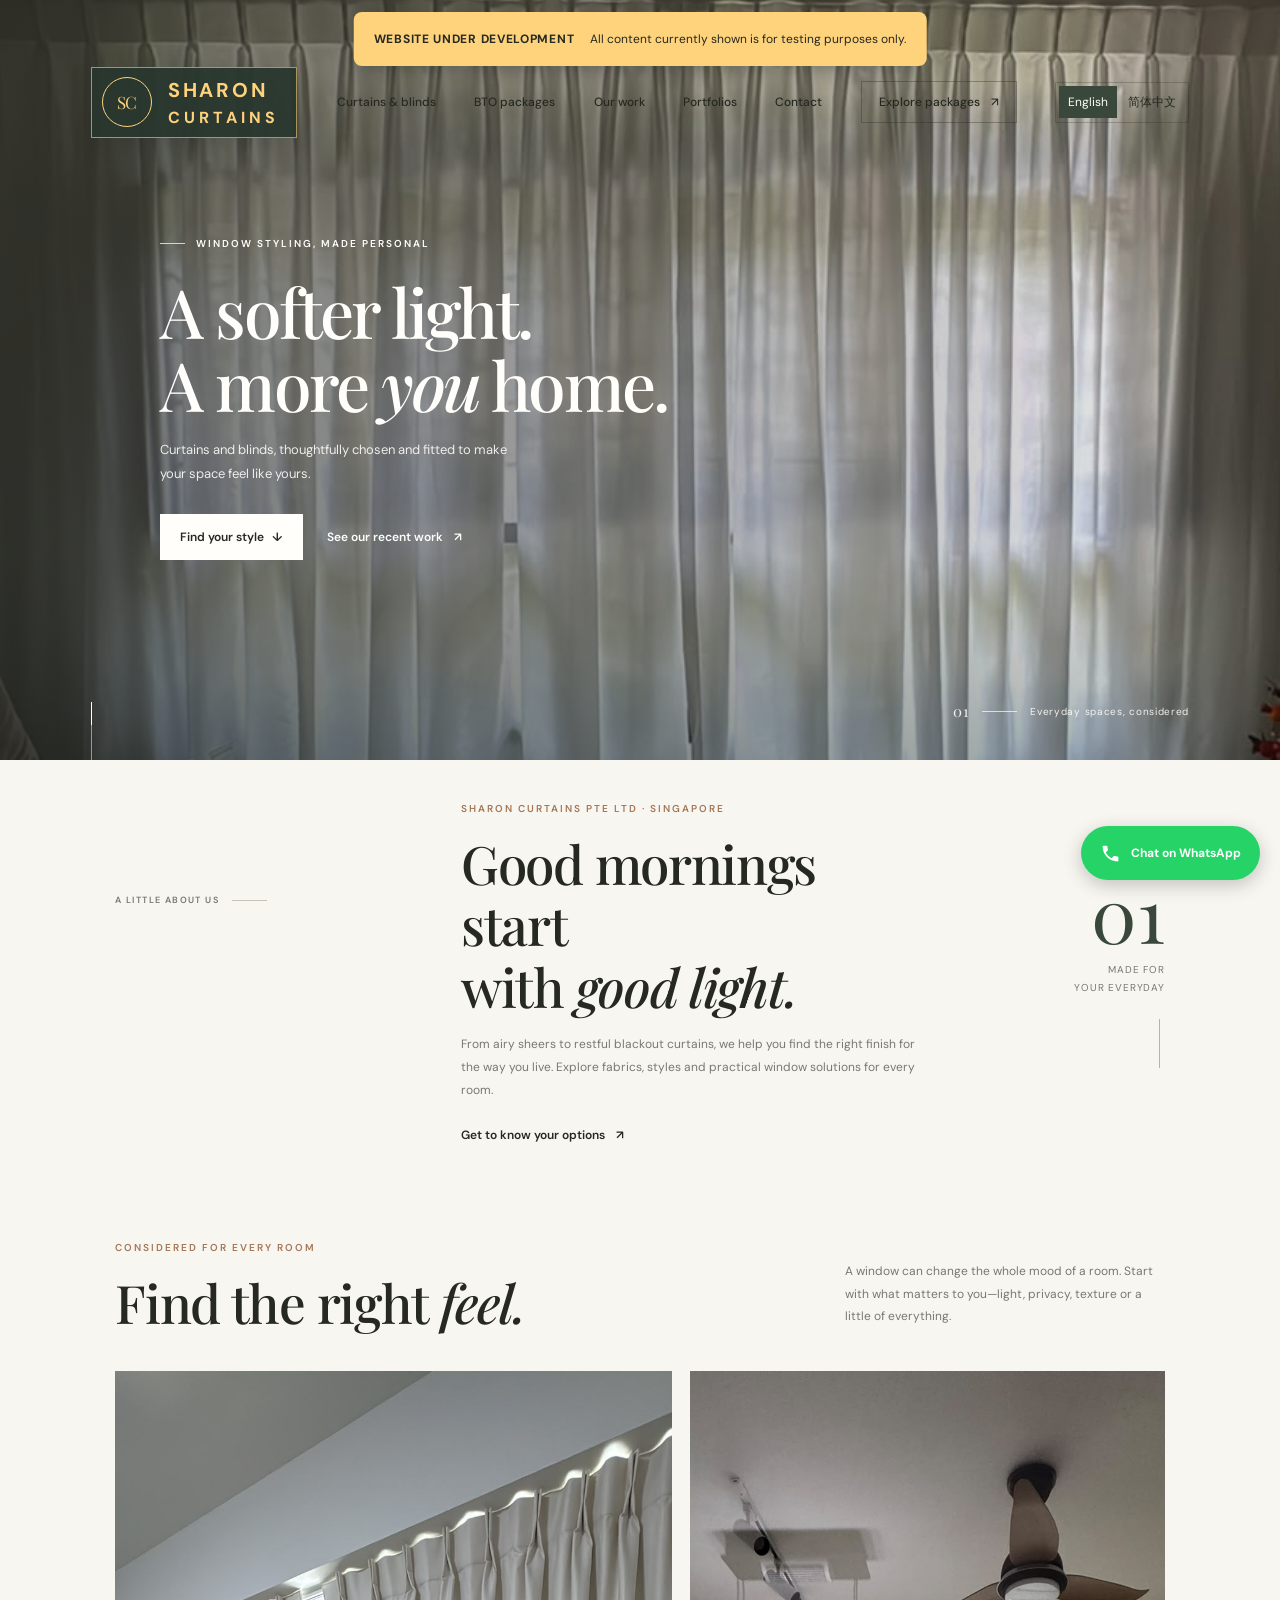
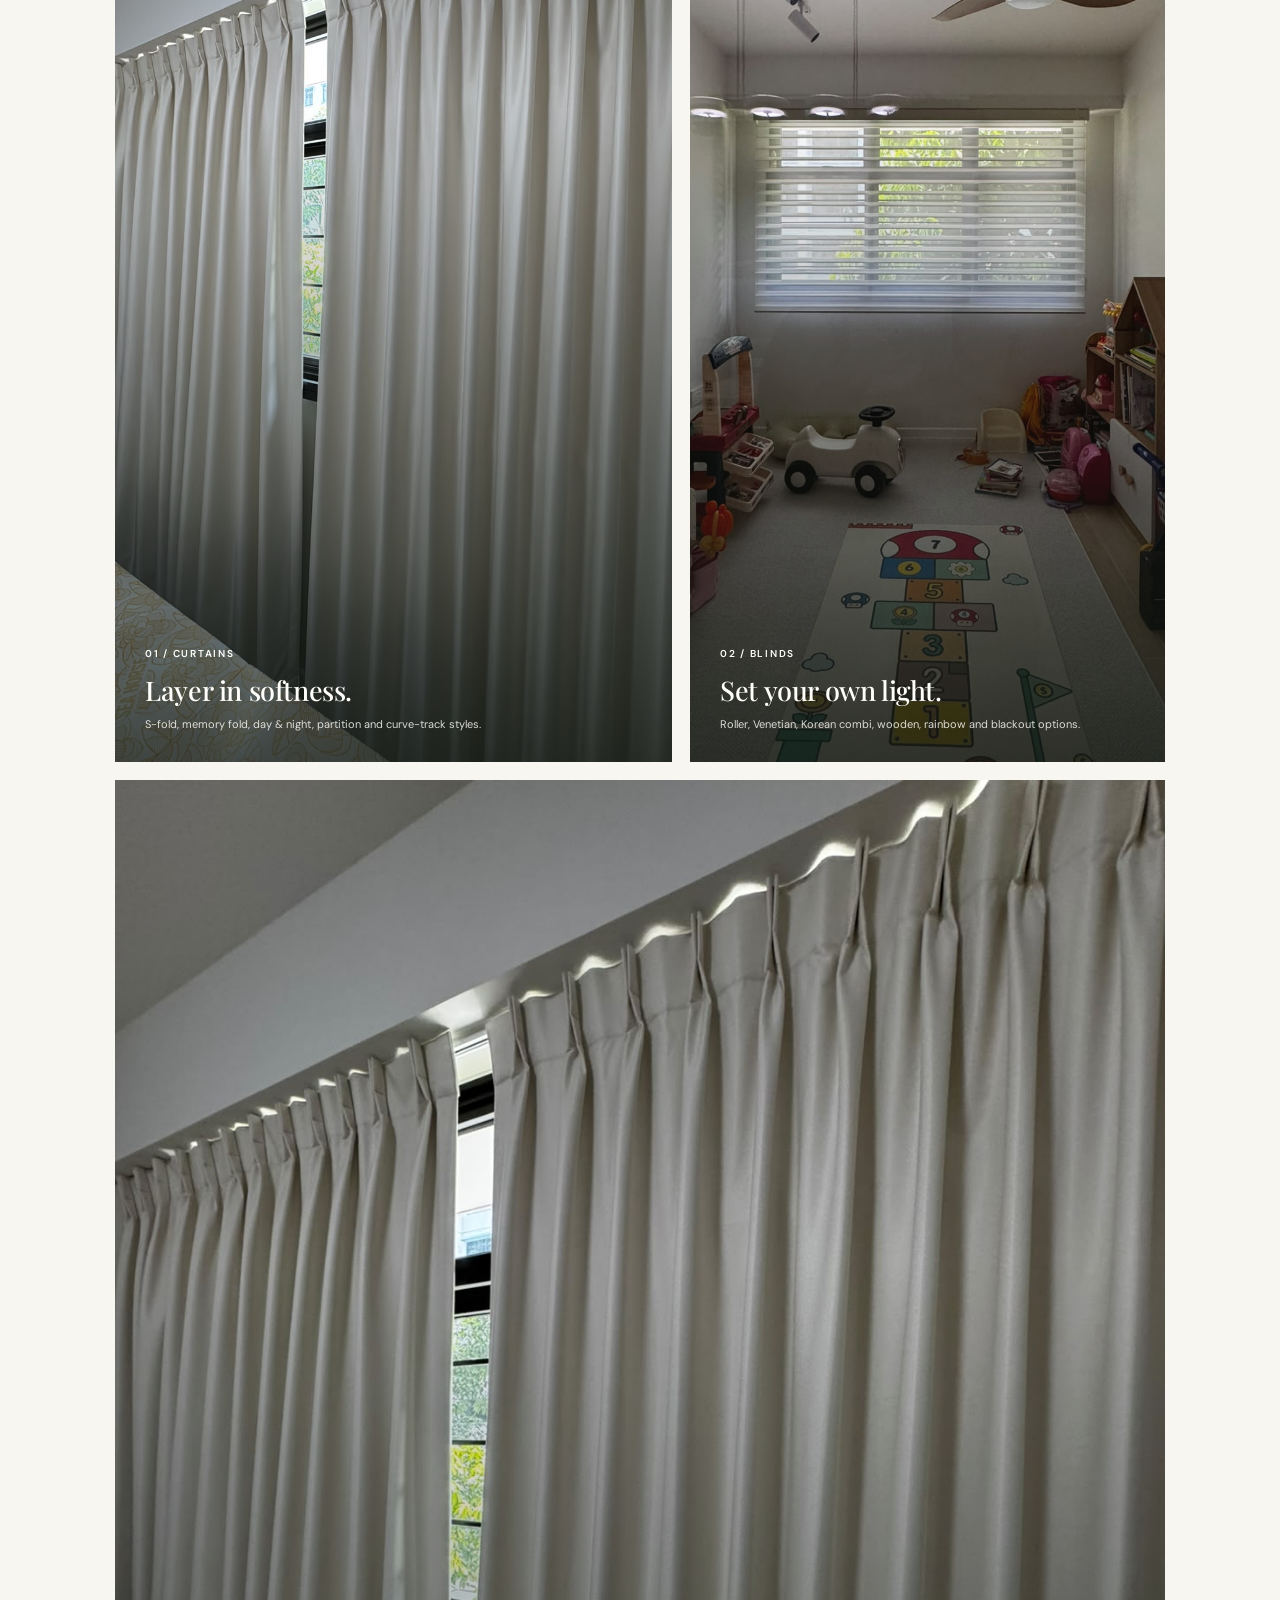
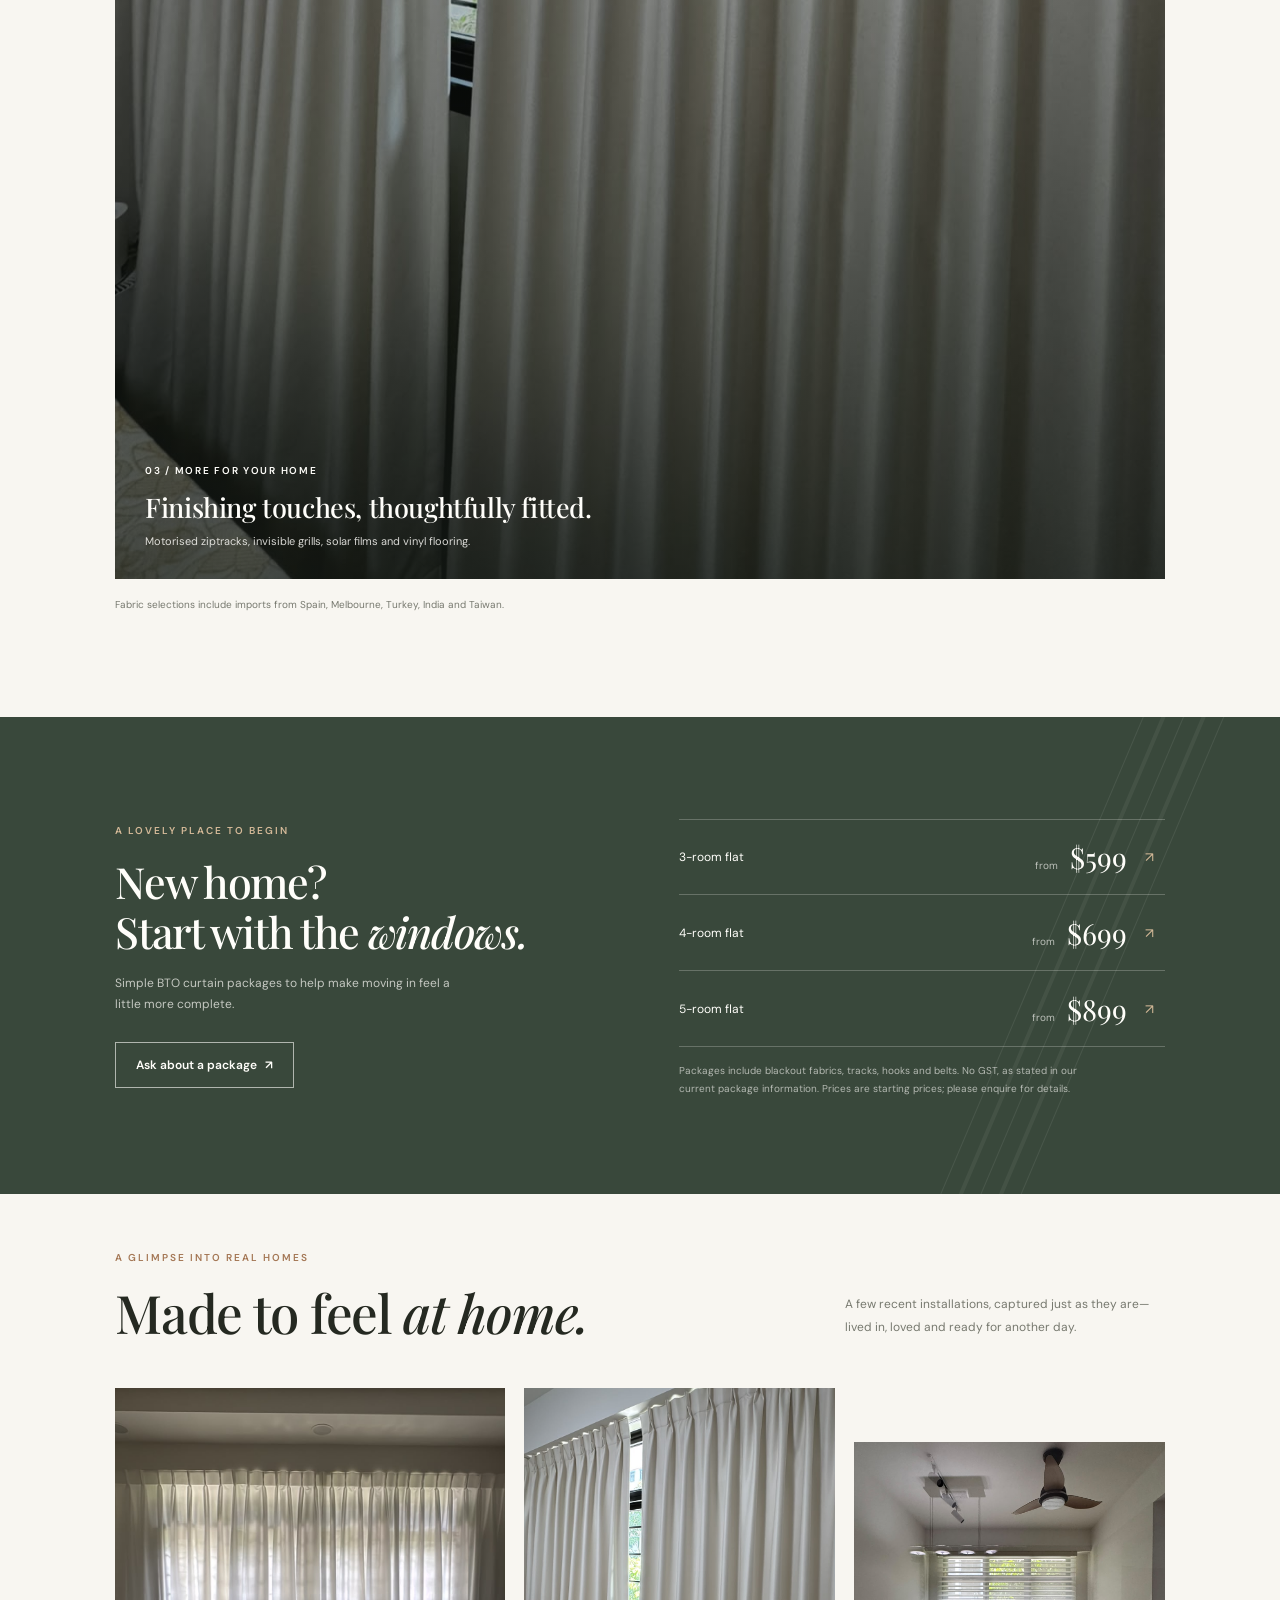
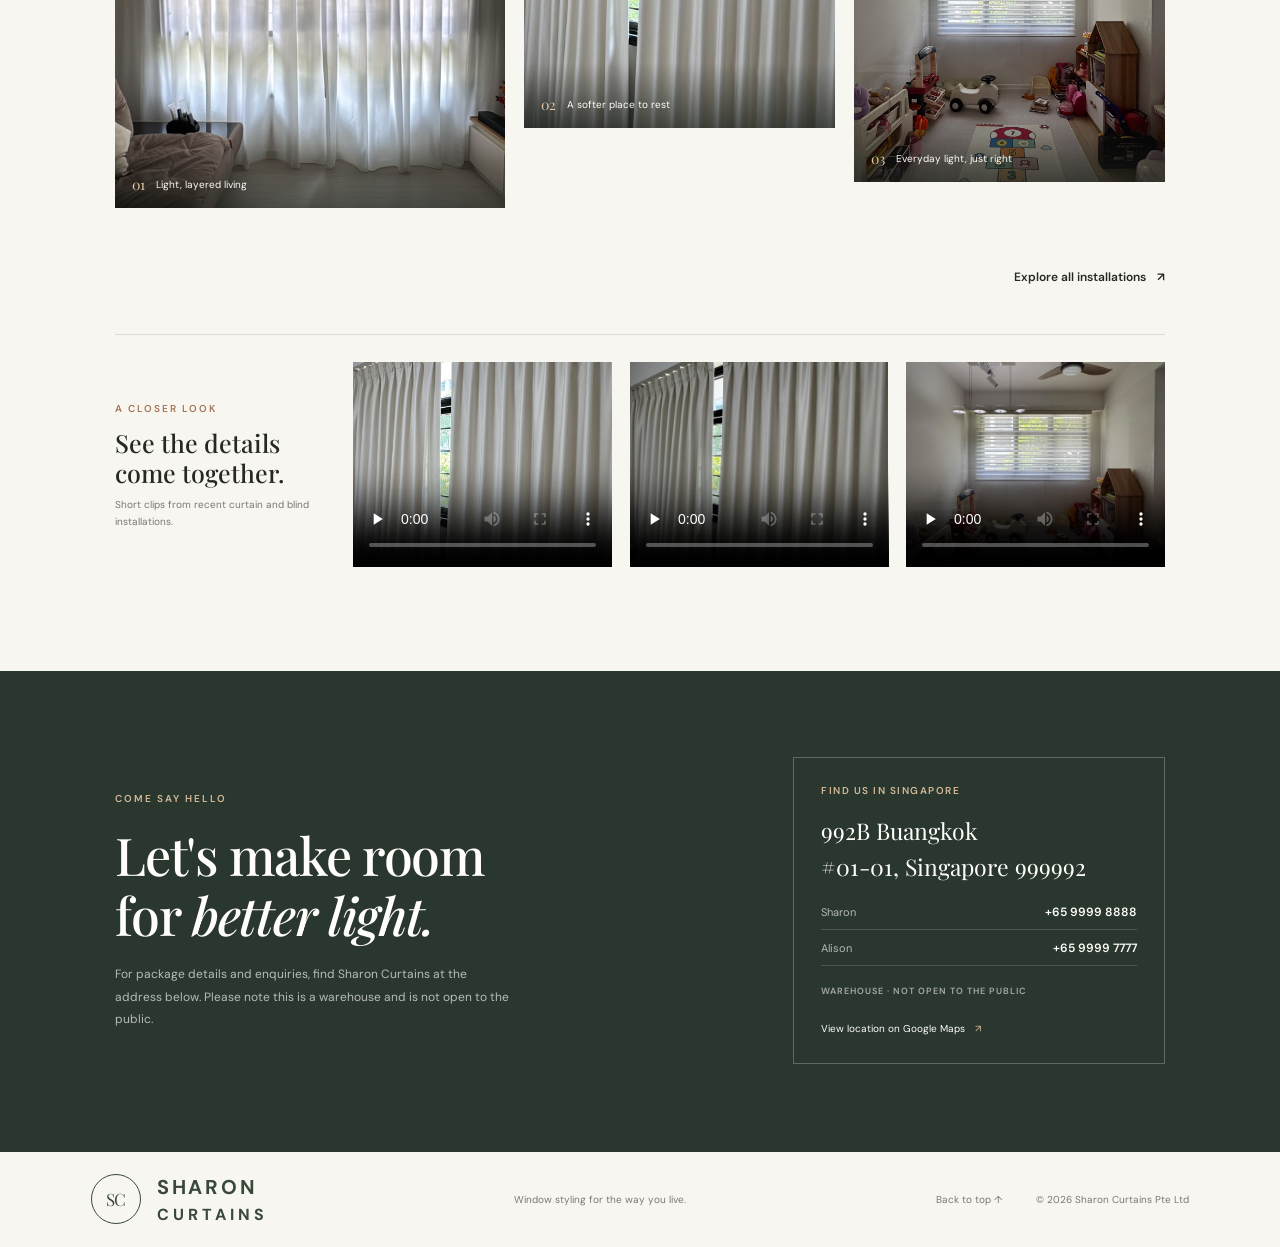
<file: index.html>
<!doctype html>
<html lang="en">
<head>
  <meta charset="utf-8">
  <meta name="viewport" content="width=device-width, initial-scale=1">
  <meta name="theme-color" content="#f8f6f1">
  <meta name="description" content="Thoughtful curtains, blinds and window solutions for Singapore homes. Explore Sharon Curtains' BTO packages and recent installations." data-i18n-content="page-description">
  <title data-i18n="page-title">Sharon Curtains | Made for the way you live</title>
  <link rel="preconnect" href="https://fonts.googleapis.com">
  <link rel="preconnect" href="https://fonts.gstatic.com" crossorigin>
  <link href="https://fonts.googleapis.com/css2?family=DM+Sans:wght@400;500;600;700&family=Playfair+Display:wght@500;600;700&display=swap" rel="stylesheet">
  <link rel="stylesheet" href="styles.css">
  <script src="script.js" defer></script>
</head>
<body>
  <aside class="development-notice" aria-label="Website status" data-i18n-aria-label="website-status">
    <strong data-i18n="development-title">Website under development</strong>
    <span data-i18n="development-copy">All content currently shown is for testing purposes only.</span>
  </aside>
  <header class="site-header">
    <a class="brand" href="#home" aria-label="Sharon Curtains home" data-i18n-aria-label="brand-home">
      <span class="brand-mark" aria-hidden="true">SC</span>
      <span class="brand-name">SHARON <span>CURTAINS</span></span>
    </a>

    <button class="menu-toggle" type="button" aria-expanded="false" aria-controls="site-nav" aria-label="Open navigation">
      <span></span><span></span>
    </button>

    <nav class="site-nav" id="site-nav" aria-label="Main navigation" data-i18n-aria-label="main-navigation">
      <a href="#collections" data-i18n="nav-collections">Curtains & blinds</a>
      <a href="#packages" data-i18n="nav-packages">BTO packages</a>
      <a href="#projects" data-i18n="nav-projects">Our work</a>
      <a href="portfolios.html" data-i18n="nav-portfolios">Portfolios</a>
      <a href="#contact" data-i18n="nav-contact">Contact</a>
      <a class="nav-cta" href="#packages"><span data-i18n="nav-cta">Explore packages</span> <span aria-hidden="true">↗</span></a>
      <div class="language-switch" role="group" aria-label="Select language" data-i18n-aria-label="language-group">
        <button type="button" lang="en" data-language="en" aria-pressed="true">English</button>
        <button type="button" lang="zh-CN" data-language="zh-CN" aria-pressed="false">简体中文</button>
      </div>
    </nav>
  </header>

  <main>
    <section class="hero" id="home" aria-labelledby="hero-title">
      <img class="hero-image" src="Portfolio/WhatsApp%20Image%202026-10-05%20at%2010.28.31%20(1).jpeg" alt="Soft white curtains framing a bright living room" data-i18n-alt="hero-image-alt" fetchpriority="high">
      <div class="hero-shade"></div>
      <div class="hero-content">
        <p class="eyebrow hero-eyebrow"><span></span> <span data-i18n="hero-eyebrow">Window styling, made personal</span></p>
        <h1 id="hero-title" data-i18n="hero-title">A softer light.<br>A more <em>you</em> home.</h1>
        <p class="hero-copy" data-i18n="hero-copy">Curtains and blinds, thoughtfully chosen and fitted to make your space feel like yours.</p>
        <div class="hero-actions">
          <a class="button button-light" href="#collections"><span data-i18n="hero-button">Find your style</span> <span aria-hidden="true">↓</span></a>
          <a class="text-link hero-link" href="#projects"><span data-i18n="hero-link">See our recent work</span> <span aria-hidden="true">↗</span></a>
        </div>
      </div>
      <div class="hero-caption"><span>01</span><span class="caption-line"></span><span data-i18n="hero-caption">Everyday spaces, considered</span></div>
      <a class="hero-scroll" href="#intro" aria-label="Scroll to discover" data-i18n-aria-label="scroll-to-discover"><span></span></a>
    </section>

    <section class="intro section-wrap" id="intro">
      <div class="intro-label"><span class="eyebrow" data-i18n="intro-label">A little about us</span><span class="intro-rule"></span></div>
      <div class="intro-copy">
        <p class="eyebrow accent">Sharon Curtains Pte Ltd · Singapore</p>
        <h2 data-i18n="intro-title">Good mornings start<br>with <em>good light.</em></h2>
        <p data-i18n="intro-copy">From airy sheers to restful blackout curtains, we help you find the right finish for the way you live. Explore fabrics, styles and practical window solutions for every room.</p>
        <a class="text-link" href="#collections"><span data-i18n="intro-link">Get to know your options</span> <span aria-hidden="true">↗</span></a>
      </div>
      <div class="intro-detail" aria-hidden="true">
        <span class="detail-number">01</span>
        <span class="detail-label" data-i18n="detail-label">Made for<br>your everyday</span>
        <span class="detail-stroke"></span>
      </div>
    </section>

    <section class="collections section-wrap" id="collections">
      <div class="section-heading">
        <div>
          <p class="eyebrow accent" data-i18n="collections-eyebrow">Considered for every room</p>
          <h2 data-i18n="collections-title">Find the right <em>feel.</em></h2>
        </div>
        <p class="section-intro" data-i18n="collections-intro">A window can change the whole mood of a room. Start with what matters to you—light, privacy, texture or a little of everything.</p>
      </div>

      <div class="collection-grid">
        <article class="collection-card collection-feature">
          <img src="WhatsApp%20Image%202026-10-05%20at%2010.28.27.jpeg" alt="Full-length neutral curtains with a tailored pleat" data-i18n-alt="curtain-image-alt" loading="lazy">
          <div class="card-overlay"></div>
          <div class="collection-info">
            <span class="card-index" data-i18n="curtain-card-index">01 / CURTAINS</span>
            <h3 data-i18n="curtain-card-title">Layer in softness.</h3>
            <p data-i18n="curtain-card-copy">S-fold, memory fold, day & night, partition and curve-track styles.</p>
          </div>
        </article>
        <article class="collection-card">
          <img src="Portfolio/WhatsApp%20Image%202026-10-05%20at%2010.28.33.jpeg" alt="Day-night blind filtering light in a family room" data-i18n-alt="blind-image-alt" loading="lazy">
          <div class="card-overlay"></div>
          <div class="collection-info">
            <span class="card-index" data-i18n="blind-card-index">02 / BLINDS</span>
            <h3 data-i18n="blind-card-title">Set your own light.</h3>
            <p data-i18n="blind-card-copy">Roller, Venetian, Korean combi, wooden, rainbow and blackout options.</p>
          </div>
        </article>
        <article class="collection-card collection-wide">
          <img src="Portfolio/WhatsApp%20Image%202026-10-05%20at%2010.28.31.jpeg" alt="Neutral curtain installation in a bright bedroom" data-i18n-alt="home-image-alt" loading="lazy">
          <div class="card-overlay"></div>
          <div class="collection-info">
            <span class="card-index" data-i18n="home-card-index">03 / MORE FOR YOUR HOME</span>
            <h3 data-i18n="home-card-title">Finishing touches, thoughtfully fitted.</h3>
            <p data-i18n="home-card-copy">Motorised ziptracks, invisible grills, solar films and vinyl flooring.</p>
          </div>
        </article>
      </div>
      <p class="collection-note" data-i18n="collection-note">Fabric selections include imports from Spain, Melbourne, Turkey, India and Taiwan.</p>
    </section>

    <section class="packages" id="packages">
      <div class="package-inner section-wrap">
        <div class="package-heading">
          <p class="eyebrow" data-i18n="packages-eyebrow">A lovely place to begin</p>
          <h2 data-i18n="packages-title">New home?<br>Start with the <em>windows.</em></h2>
          <p data-i18n="packages-copy">Simple BTO curtain packages to help make moving in feel a little more complete.</p>
          <a class="button button-outline" href="#contact"><span data-i18n="packages-button">Ask about a package</span> <span aria-hidden="true">↗</span></a>
        </div>
        <div class="price-list" aria-label="BTO curtain package starting prices" data-i18n-aria-label="price-list-label">
          <article class="price-row">
            <span class="room-size" data-i18n="room-3">3-room flat</span>
            <span class="price"><span data-i18n="price-from">from</span> $599</span>
            <span class="price-arrow" aria-hidden="true">↗</span>
          </article>
          <article class="price-row">
            <span class="room-size" data-i18n="room-4">4-room flat</span>
            <span class="price"><span data-i18n="price-from">from</span> $699</span>
            <span class="price-arrow" aria-hidden="true">↗</span>
          </article>
          <article class="price-row">
            <span class="room-size" data-i18n="room-5">5-room flat</span>
            <span class="price"><span data-i18n="price-from">from</span> $899</span>
            <span class="price-arrow" aria-hidden="true">↗</span>
          </article>
          <p class="price-footnote" data-i18n="price-footnote">Packages include blackout fabrics, tracks, hooks and belts. No GST, as stated in our current package information. Prices are starting prices; please enquire for details.</p>
        </div>
      </div>
      <div class="package-decoration" aria-hidden="true"><span></span><span></span><span></span><span></span><span></span></div>
    </section>

    <section class="projects section-wrap" id="projects">
      <div class="section-heading project-heading">
        <div>
          <p class="eyebrow accent" data-i18n="projects-eyebrow">A glimpse into real homes</p>
          <h2 data-i18n="projects-title">Made to feel <em>at home.</em></h2>
        </div>
        <p class="section-intro" data-i18n="projects-intro">A few recent installations, captured just as they are—lived in, loved and ready for another day.</p>
      </div>
      <div class="project-grid">
        <figure class="project-photo project-photo-tall">
          <img src="Portfolio/WhatsApp%20Image%202026-10-05%20at%2010.28.31%20(1).jpeg" alt="Sheer white curtains bringing gentle daylight into a living room" data-i18n-alt="project-1-image-alt" loading="lazy">
          <figcaption><span>01</span> <span data-i18n="project-1-caption">Light, layered living</span></figcaption>
        </figure>
        <figure class="project-photo">
          <img src="WhatsApp%20Image%202026-10-05%20at%2010.28.27.jpeg" alt="Neutral blackout curtains fitted beside a bedroom window" data-i18n-alt="project-2-image-alt" loading="lazy">
          <figcaption><span>02</span> <span data-i18n="project-2-caption">A softer place to rest</span></figcaption>
        </figure>
        <figure class="project-photo project-photo-offset">
          <img src="Portfolio/WhatsApp%20Image%202026-10-05%20at%2010.28.33.jpeg" alt="Light-filtering blinds fitted in a child's room" data-i18n-alt="project-3-image-alt" loading="lazy">
          <figcaption><span>03</span> <span data-i18n="project-3-caption">Everyday light, just right</span></figcaption>
        </figure>
      </div>
      <div class="projects-portfolio-link">
        <a class="text-link" href="portfolios.html"><span data-i18n="projects-portfolio-link">Explore all installations</span> <span aria-hidden="true">↗</span></a>
      </div>
      <div class="video-strip">
        <div class="video-copy">
          <p class="eyebrow accent" data-i18n="video-eyebrow">A closer look</p>
          <h3 data-i18n="video-title">See the details<br>come together.</h3>
          <p data-i18n="video-copy">Short clips from recent curtain and blind installations.</p>
        </div>
        <video controls playsinline preload="none" poster="WhatsApp%20Image%202026-10-05%20at%2010.28.27.jpeg" aria-label="Video of a recent curtain installation" data-i18n-aria-label="video-1-label">
          <source src="WhatsApp%20Video%202026-10-05%20at%2010.28.29.mp4" type="video/mp4">
          <span data-i18n="video-unsupported">Your browser does not support embedded videos.</span>
        </video>
        <video controls playsinline preload="none" poster="Portfolio/WhatsApp%20Image%202026-10-05%20at%2010.28.31.jpeg" aria-label="Video of another recent window installation" data-i18n-aria-label="video-2-label">
          <source src="WhatsApp%20Video%202026-10-05%20at%2010.28.32.mp4" type="video/mp4">
          <span data-i18n="video-unsupported">Your browser does not support embedded videos.</span>
        </video>
        <video controls playsinline preload="none" poster="Portfolio/WhatsApp%20Image%202026-10-05%20at%2010.28.33.jpeg" aria-label="Video of a recent blind installation" data-i18n-aria-label="video-3-label">
          <source src="WhatsApp%20Video%202026-10-05%20at%2010.28.30.mp4" type="video/mp4">
          <span data-i18n="video-unsupported">Your browser does not support embedded videos.</span>
        </video>
      </div>
    </section>

    <section class="contact" id="contact">
      <div class="contact-inner section-wrap">
        <div class="contact-copy">
          <p class="eyebrow" data-i18n="contact-eyebrow">Come say hello</p>
          <h2 data-i18n="contact-title">Let's make room<br>for <em>better light.</em></h2>
          <p data-i18n="contact-copy">For package details and enquiries, find Sharon Curtains at the address below. Please note this is a warehouse and is not open to the public.</p>
        </div>
        <div class="contact-card">
          <span class="contact-label" data-i18n="contact-label">Find us in Singapore</span>
          <address>992B Buangkok<br>#01-01, Singapore 999992</address>
          <div class="contact-phone-list" aria-label="Call Sharon Curtains" data-i18n-aria-label="phone-list-label">
            <a class="contact-phone" href="tel:+6599998888"><span>Sharon</span><strong>+65 9999 8888</strong></a>
            <a class="contact-phone" href="tel:+6599997777"><span>Alison</span><strong>+65 9999 7777</strong></a>
          </div>
          <span class="warehouse-note" data-i18n="warehouse-note">Warehouse · Not open to the public</span>
          <a class="contact-map" href="https://www.google.com/maps/search/?api=1&amp;query=992B%20Buangkok%20Singapore%20999992" target="_blank" rel="noreferrer"><span data-i18n="contact-map">View location on Google Maps</span> <span aria-hidden="true">↗</span></a>
        </div>
      </div>
    </section>
  </main>

  <footer class="site-footer">
    <a class="brand footer-brand" href="#home" aria-label="Sharon Curtains, back to top" data-i18n-aria-label="footer-brand">
      <span class="brand-mark" aria-hidden="true">SC</span>
      <span class="brand-name">SHARON <span>CURTAINS</span></span>
    </a>
    <p data-i18n="footer-copy">Window styling for the way you live.</p>
    <a class="back-top" href="#home" data-i18n="back-to-top">Back to top ↑</a>
    <span class="copyright">© <span id="year"></span> Sharon Curtains Pte Ltd</span>
  </footer>
  <a class="whatsapp-button" href="https://wa.me/6596530345?text=Hi%20Sharon%2C%20I%20would%20like%20to%20know%20more%20about%20your%20curtains%20%26%20blinds..." target="_blank" rel="noopener noreferrer" aria-label="Chat with Sharon Curtains on WhatsApp" data-i18n-aria-label="whatsapp-label">
    <svg aria-hidden="true" viewBox="0 0 24 24" focusable="false">
      <path d="M6.62 10.79a15.05 15.05 0 0 0 6.59 6.59l2.2-2.2a1 1 0 0 1 1.02-.24c1.12.37 2.33.57 3.57.57a1 1 0 0 1 1 1V20a1 1 0 0 1-1 1A17 17 0 0 1 3 4a1 1 0 0 1 1-1h3.5a1 1 0 0 1 1 1c0 1.24.2 2.45.57 3.57a1 1 0 0 1-.25 1.02z"/>
    </svg>
    <span data-i18n="whatsapp-copy">Chat on WhatsApp</span>
  </a>
</body>
</html>
</file>
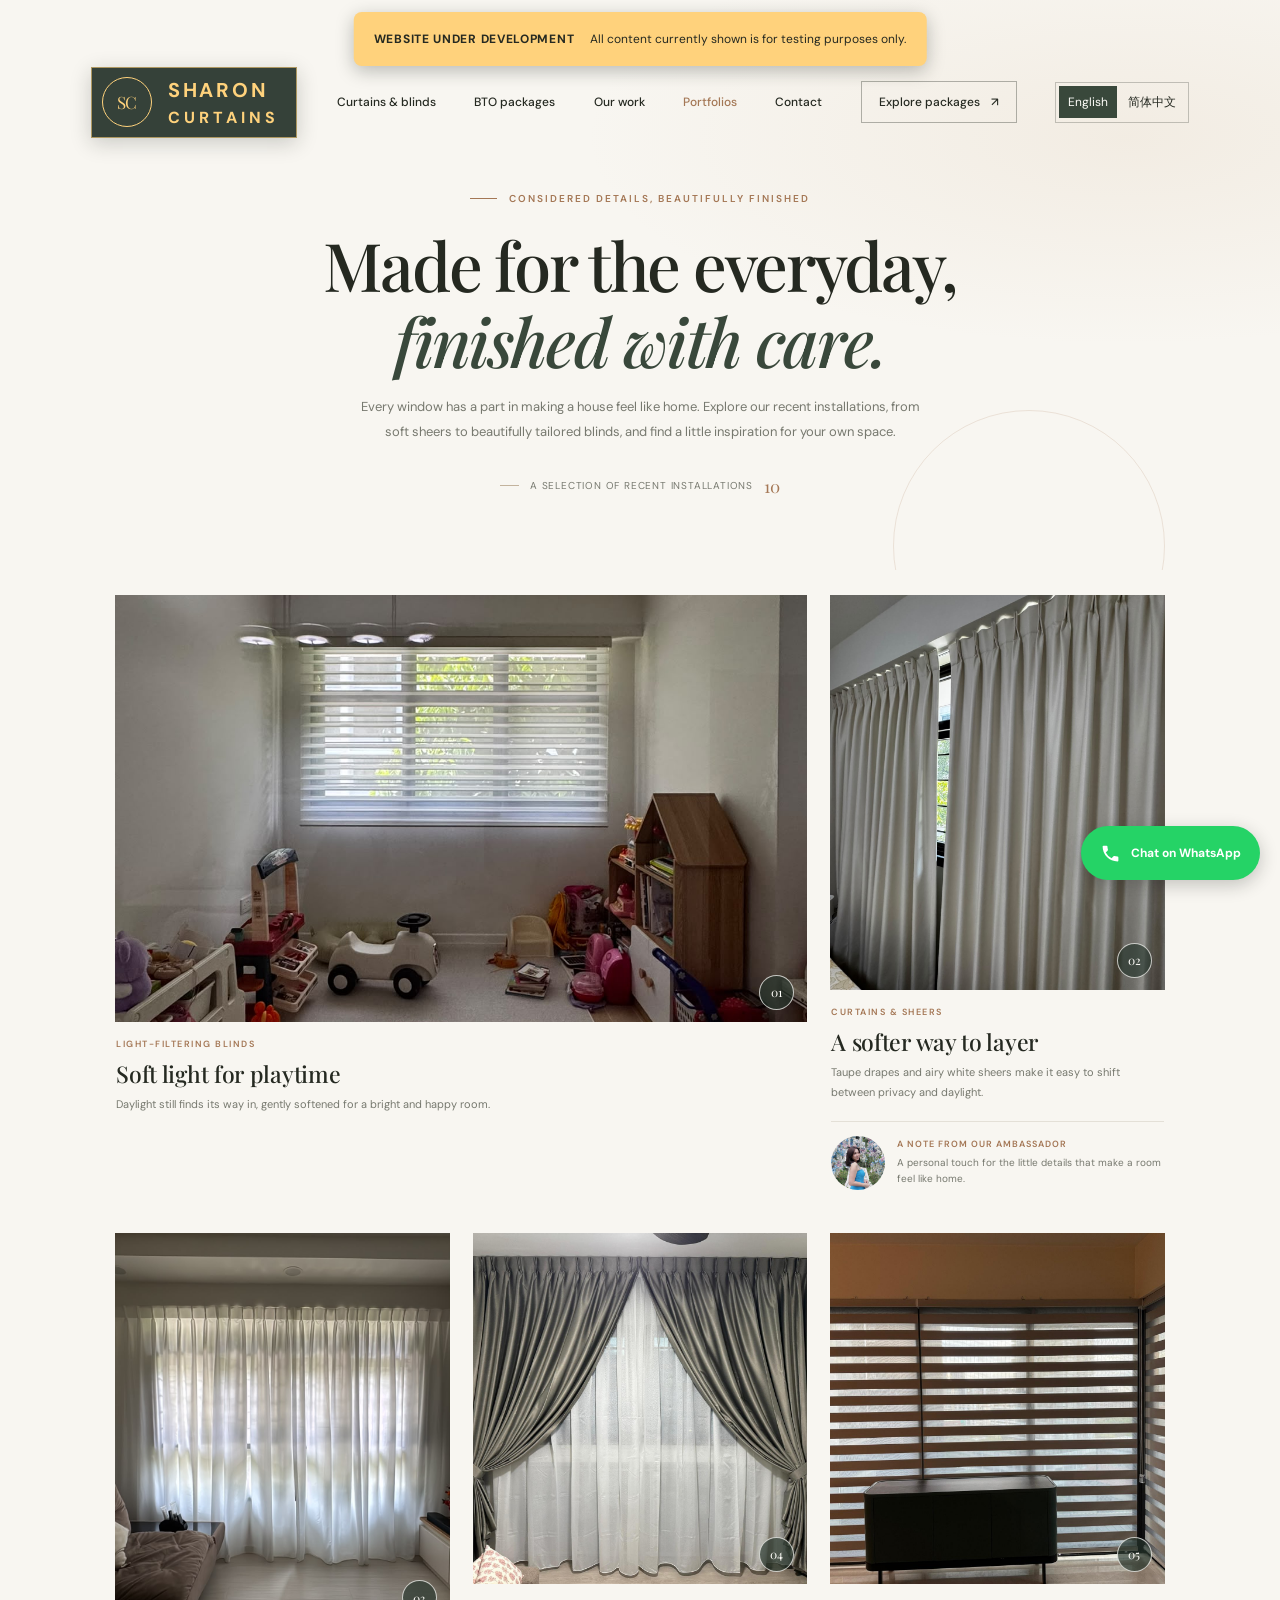
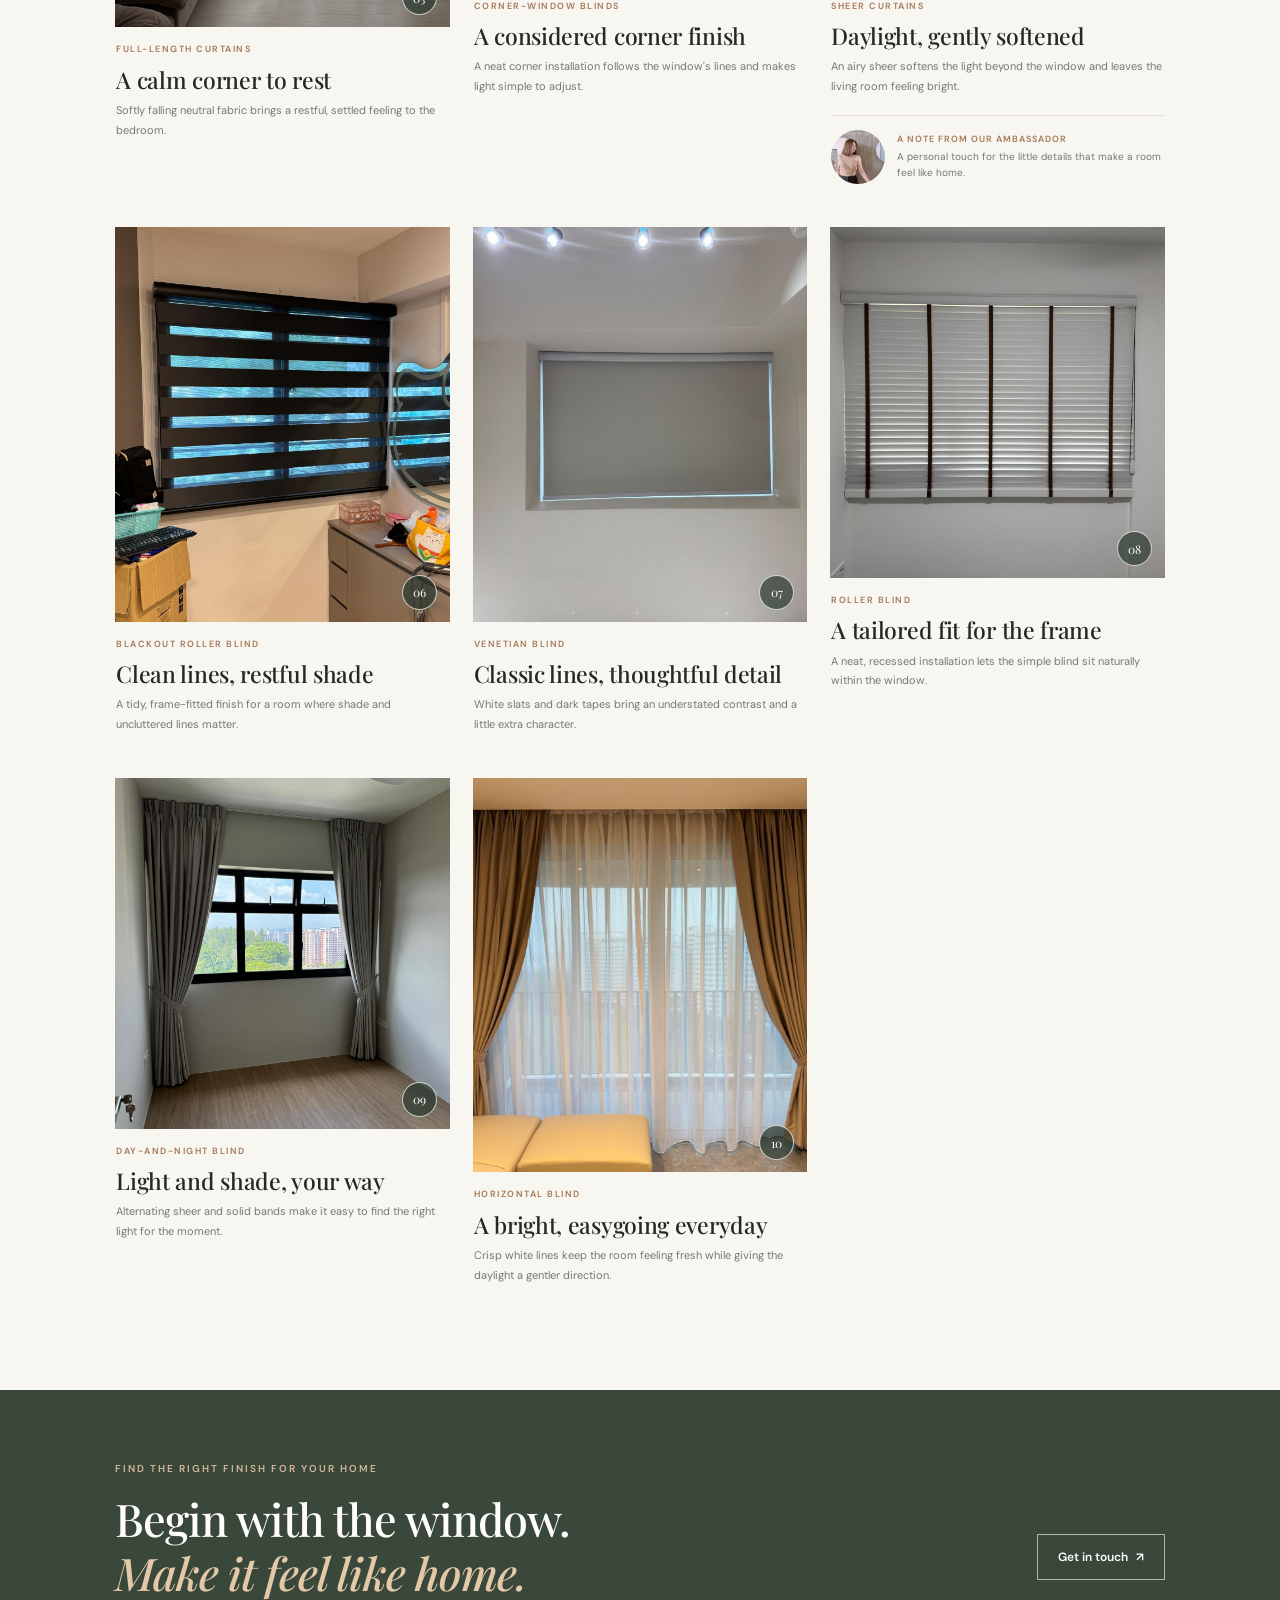
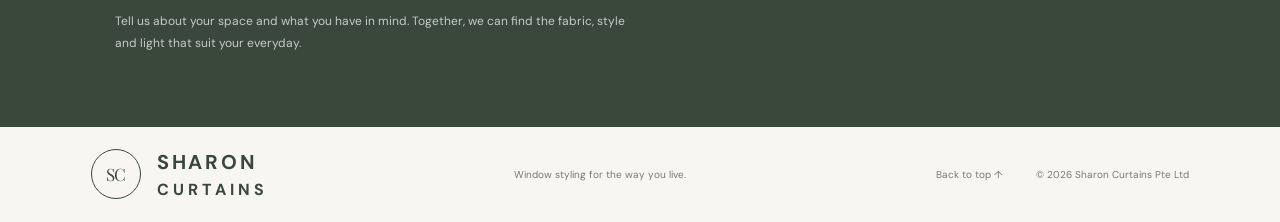
<file: portfolios.html>
<!doctype html>
<html lang="en">
<head>
  <meta charset="utf-8">
  <meta name="viewport" content="width=device-width, initial-scale=1">
  <meta name="theme-color" content="#f8f6f1">
  <meta name="description" content="Explore curtain and blind installations completed in Singapore homes by Sharon Curtains." data-i18n-content="portfolios-page-description">
  <title data-i18n="portfolios-page-title">Portfolios | Sharon Curtains</title>
  <link rel="preconnect" href="https://fonts.googleapis.com">
  <link rel="preconnect" href="https://fonts.gstatic.com" crossorigin>
  <link href="https://fonts.googleapis.com/css2?family=DM+Sans:wght@400;500;600;700&family=Playfair+Display:wght@500;600;700&display=swap" rel="stylesheet">
  <link rel="stylesheet" href="styles.css">
  <script src="script.js" defer></script>
</head>
<body class="portfolio-page">
  <aside class="development-notice" aria-label="Website status" data-i18n-aria-label="website-status">
    <strong data-i18n="development-title">Website under development</strong>
    <span data-i18n="development-copy">All content currently shown is for testing purposes only.</span>
  </aside>

  <header class="site-header">
    <a class="brand" href="index.html#home" aria-label="Sharon Curtains home" data-i18n-aria-label="brand-home">
      <span class="brand-mark" aria-hidden="true">SC</span>
      <span class="brand-name">SHARON <span>CURTAINS</span></span>
    </a>
    <button class="menu-toggle" type="button" aria-expanded="false" aria-controls="site-nav" aria-label="Open navigation">
      <span></span><span></span>
    </button>
    <nav class="site-nav" id="site-nav" aria-label="Main navigation" data-i18n-aria-label="main-navigation">
      <a href="index.html#collections" data-i18n="nav-collections">Curtains & blinds</a>
      <a href="index.html#packages" data-i18n="nav-packages">BTO packages</a>
      <a href="index.html#projects" data-i18n="nav-projects">Our work</a>
      <a href="portfolios.html" aria-current="page" data-i18n="nav-portfolios">Portfolios</a>
      <a href="index.html#contact" data-i18n="nav-contact">Contact</a>
      <a class="nav-cta" href="index.html#packages"><span data-i18n="nav-cta">Explore packages</span> <span aria-hidden="true">↗</span></a>
      <div class="language-switch" role="group" aria-label="Select language" data-i18n-aria-label="language-group">
        <button type="button" lang="en" data-language="en" aria-pressed="true">English</button>
        <button type="button" lang="zh-CN" data-language="zh-CN" aria-pressed="false">简体中文</button>
      </div>
    </nav>
  </header>

  <main>
    <section class="portfolio-hero" aria-labelledby="portfolios-title">
      <div class="portfolio-hero-inner">
        <p class="eyebrow accent"><span class="portfolio-hero-rule"></span><span data-i18n="portfolios-eyebrow">Considered details, beautifully finished</span></p>
        <h1 id="portfolios-title" data-i18n="portfolios-title">Made for the everyday,<br><em>finished with care.</em></h1>
        <p class="portfolio-intro" data-i18n="portfolios-intro">Every window has a part in making a house feel like home. Explore our recent installations, from soft sheers to beautifully tailored blinds, and find a little inspiration for your own space.</p>
        <div class="portfolio-count"><span class="portfolio-count-rule"></span><span data-i18n="portfolios-count">A selection of recent installations</span><span class="portfolio-count-number">10</span></div>
      </div>
    </section>

    <section class="portfolio-gallery section-wrap" aria-label="Curtain and blind installation portfolio">
      <div class="portfolio-grid">
        <article class="portfolio-card portfolio-card-featured">
          <div class="portfolio-image">
            <img src="Portfolio/WhatsApp%20Image%202026-10-05%20at%2010.28.33.jpeg" alt="White light-filtering blinds in a child's playroom" data-i18n-alt="portfolio-1-alt" loading="lazy">
            <span class="portfolio-image-index" aria-hidden="true">01</span>
          </div>
          <div class="portfolio-caption">
            <p class="portfolio-type" data-i18n="portfolio-1-type">Light-filtering blinds</p>
            <h2 data-i18n="portfolio-1-title">Soft light for playtime</h2>
            <p data-i18n="portfolio-1-copy">Daylight still finds its way in, gently softened for a bright and happy room.</p>
          </div>
        </article>
        <article class="portfolio-card">
          <div class="portfolio-image">
            <img src="Portfolio/WhatsApp%20Image%202026-10-05%20at%2010.28.31.jpeg" alt="Taupe curtains layered with white sheers in a living room" data-i18n-alt="portfolio-2-alt" loading="lazy">
            <span class="portfolio-image-index" aria-hidden="true">02</span>
          </div>
          <div class="portfolio-caption">
            <p class="portfolio-type" data-i18n="portfolio-2-type">Curtains & sheers</p>
            <h2 data-i18n="portfolio-2-title">A softer way to layer</h2>
            <p data-i18n="portfolio-2-copy">Taupe drapes and airy white sheers make it easy to shift between privacy and daylight.</p>
            <div class="portfolio-ambassador">
              <img src="Portfolio/ambassador-garden.jpeg" alt="Sharon Curtains ambassador portrait in a blue dress" data-i18n-alt="ambassador-garden-alt" loading="lazy">
              <div>
                <span class="portfolio-ambassador-label" data-i18n="ambassador-label">A note from our ambassador</span>
                <p data-i18n="ambassador-copy">A personal touch for the little details that make a room feel like home.</p>
              </div>
            </div>
          </div>
        </article>
        <article class="portfolio-card">
          <div class="portfolio-image">
            <img src="Portfolio/WhatsApp%20Image%202026-10-05%20at%2010.28.31%20(1).jpeg" alt="Full-length grey curtains in a bedroom" data-i18n-alt="portfolio-3-alt" loading="lazy">
            <span class="portfolio-image-index" aria-hidden="true">03</span>
          </div>
          <div class="portfolio-caption">
            <p class="portfolio-type" data-i18n="portfolio-3-type">Full-length curtains</p>
            <h2 data-i18n="portfolio-3-title">A calm corner to rest</h2>
            <p data-i18n="portfolio-3-copy">Softly falling neutral fabric brings a restful, settled feeling to the bedroom.</p>
          </div>
        </article>
        <article class="portfolio-card">
          <div class="portfolio-image">
            <img src="Portfolio/WhatsApp%20Image%202026-10-06%20at%2019.08.03.jpeg" alt="Brown day-and-night blinds fitted across a corner window" data-i18n-alt="portfolio-4-alt" loading="lazy">
            <span class="portfolio-image-index" aria-hidden="true">04</span>
          </div>
          <div class="portfolio-caption">
            <p class="portfolio-type" data-i18n="portfolio-4-type">Corner-window blinds</p>
            <h2 data-i18n="portfolio-4-title">A considered corner finish</h2>
            <p data-i18n="portfolio-4-copy">A neat corner installation follows the window's lines and makes light simple to adjust.</p>
          </div>
        </article>
        <article class="portfolio-card">
          <div class="portfolio-image">
            <img src="Portfolio/WhatsApp%20Image%202026-10-06%20at%2019.08.03%20(1).jpeg" alt="White sheer curtains diffusing the daylight in a living room" data-i18n-alt="portfolio-5-alt" loading="lazy">
            <span class="portfolio-image-index" aria-hidden="true">05</span>
          </div>
          <div class="portfolio-caption">
            <p class="portfolio-type" data-i18n="portfolio-5-type">Sheer curtains</p>
            <h2 data-i18n="portfolio-5-title">Daylight, gently softened</h2>
            <p data-i18n="portfolio-5-copy">An airy sheer softens the light beyond the window and leaves the living room feeling bright.</p>
            <div class="portfolio-ambassador">
              <img src="Portfolio/ambassador-studio.jpeg" alt="Sharon Curtains ambassador portrait in a beige top" data-i18n-alt="ambassador-studio-alt" loading="lazy">
              <div>
                <span class="portfolio-ambassador-label" data-i18n="ambassador-label">A note from our ambassador</span>
                <p data-i18n="ambassador-copy">A personal touch for the little details that make a room feel like home.</p>
              </div>
            </div>
          </div>
        </article>
        <article class="portfolio-card">
          <div class="portfolio-image">
            <img src="Portfolio/WhatsApp%20Image%202026-10-06%20at%2019.08.04.jpeg" alt="Dark blackout roller blind fitted neatly inside a window frame" data-i18n-alt="portfolio-6-alt" loading="lazy">
            <span class="portfolio-image-index" aria-hidden="true">06</span>
          </div>
          <div class="portfolio-caption">
            <p class="portfolio-type" data-i18n="portfolio-6-type">Blackout roller blind</p>
            <h2 data-i18n="portfolio-6-title">Clean lines, restful shade</h2>
            <p data-i18n="portfolio-6-copy">A tidy, frame-fitted finish for a room where shade and uncluttered lines matter.</p>
          </div>
        </article>
        <article class="portfolio-card">
          <div class="portfolio-image">
            <img src="Portfolio/WhatsApp%20Image%202026-10-06%20at%2019.08.04%20(1).jpeg" alt="White Venetian blind finished with dark ladder tapes" data-i18n-alt="portfolio-7-alt" loading="lazy">
            <span class="portfolio-image-index" aria-hidden="true">07</span>
          </div>
          <div class="portfolio-caption">
            <p class="portfolio-type" data-i18n="portfolio-7-type">Venetian blind</p>
            <h2 data-i18n="portfolio-7-title">Classic lines, thoughtful detail</h2>
            <p data-i18n="portfolio-7-copy">White slats and dark tapes bring an understated contrast and a little extra character.</p>
          </div>
        </article>
        <article class="portfolio-card">
          <div class="portfolio-image">
            <img src="Portfolio/WhatsApp%20Image%202026-10-06%20at%2019.08.04%20(2).jpeg" alt="Light grey roller blind fitted within a recessed window" data-i18n-alt="portfolio-8-alt" loading="lazy">
            <span class="portfolio-image-index" aria-hidden="true">08</span>
          </div>
          <div class="portfolio-caption">
            <p class="portfolio-type" data-i18n="portfolio-8-type">Roller blind</p>
            <h2 data-i18n="portfolio-8-title">A tailored fit for the frame</h2>
            <p data-i18n="portfolio-8-copy">A neat, recessed installation lets the simple blind sit naturally within the window.</p>
          </div>
        </article>
        <article class="portfolio-card">
          <div class="portfolio-image">
            <img src="Portfolio/WhatsApp%20Image%202026-10-06%20at%2019.08.04%20(3).jpeg" alt="Dark day-and-night blind installed over a window" data-i18n-alt="portfolio-9-alt" loading="lazy">
            <span class="portfolio-image-index" aria-hidden="true">09</span>
          </div>
          <div class="portfolio-caption">
            <p class="portfolio-type" data-i18n="portfolio-9-type">Day-and-night blind</p>
            <h2 data-i18n="portfolio-9-title">Light and shade, your way</h2>
            <p data-i18n="portfolio-9-copy">Alternating sheer and solid bands make it easy to find the right light for the moment.</p>
          </div>
        </article>
        <article class="portfolio-card">
          <div class="portfolio-image">
            <img src="Portfolio/WhatsApp%20Image%202026-10-06%20at%2019.08.04%20(4).jpeg" alt="White horizontal blind installed in a child's room" data-i18n-alt="portfolio-10-alt" loading="lazy">
            <span class="portfolio-image-index" aria-hidden="true">10</span>
          </div>
          <div class="portfolio-caption">
            <p class="portfolio-type" data-i18n="portfolio-10-type">Horizontal blind</p>
            <h2 data-i18n="portfolio-10-title">A bright, easygoing everyday</h2>
            <p data-i18n="portfolio-10-copy">Crisp white lines keep the room feeling fresh while giving the daylight a gentler direction.</p>
          </div>
        </article>
      </div>
    </section>

    <section class="portfolio-cta">
      <div class="portfolio-cta-inner section-wrap">
        <div>
          <p class="eyebrow" data-i18n="portfolios-cta-eyebrow">Find the right finish for your home</p>
          <h2 data-i18n="portfolios-cta-title">Begin with the window.<br><em>Make it feel like home.</em></h2>
          <p data-i18n="portfolios-cta-copy">Tell us about your space and what you have in mind. Together, we can find the fabric, style and light that suit your everyday.</p>
        </div>
        <a class="button button-outline" href="index.html#contact"><span data-i18n="portfolios-cta-link">Get in touch</span> <span aria-hidden="true">↗</span></a>
      </div>
    </section>
  </main>

  <footer class="site-footer">
    <a class="brand footer-brand" href="index.html#home" aria-label="Sharon Curtains, back to top" data-i18n-aria-label="footer-brand">
      <span class="brand-mark" aria-hidden="true">SC</span>
      <span class="brand-name">SHARON <span>CURTAINS</span></span>
    </a>
    <p data-i18n="footer-copy">Window styling for the way you live.</p>
    <a class="back-top" href="#portfolios-title" data-i18n="back-to-top">Back to top ↑</a>
    <span class="copyright">© <span id="year"></span> Sharon Curtains Pte Ltd</span>
  </footer>
  <a class="whatsapp-button" href="https://wa.me/6596530345?text=Hi%20Sharon%2C%20I%20would%20like%20to%20know%20more%20about%20your%20curtains%20%26%20blinds..." target="_blank" rel="noopener noreferrer" aria-label="Chat with Sharon Curtains on WhatsApp" data-i18n-aria-label="whatsapp-label">
    <svg aria-hidden="true" viewBox="0 0 24 24" focusable="false">
      <path d="M6.62 10.79a15.05 15.05 0 0 0 6.59 6.59l2.2-2.2a1 1 0 0 1 1.02-.24c1.12.37 2.33.57 3.57.57a1 1 0 0 1 1 1V20a1 1 0 0 1-1 1A17 17 0 0 1 3 4a1 1 0 0 1 1-1h3.5a1 1 0 0 1 1 1c0 1.24.2 2.45.57 3.57a1 1 0 0 1-.25 1.02z"/>
    </svg>
    <span data-i18n="whatsapp-copy">Chat on WhatsApp</span>
  </a>
</body>
</html>
</file>
<file: styles.css>
:root {
  color-scheme: light;
  --paper: #f8f6f1;
  --paper-deep: #eeebe3;
  --ink: #252921;
  --muted: #77796f;
  --green: #39483b;
  --green-deep: #29372e;
  --accent: #a47755;
  --white: #fffefa;
  --development-notice-height: 54px;
  --serif: "Playfair Display", Georgia, serif;
  --sans: "DM Sans", "Noto Sans SC", "Microsoft YaHei", "Segoe UI", sans-serif;
}

* {
  box-sizing: border-box;
}

html {
  scroll-behavior: smooth;
  scroll-padding-top: 86px;
}

body {
  margin: 0;
  background: var(--paper);
  color: var(--ink);
  font-family: var(--sans);
  font-size: 15px;
  -webkit-font-smoothing: antialiased;
}

img,
video {
  display: block;
  max-width: 100%;
}

a {
  color: inherit;
}

.development-notice {
  position: fixed;
  z-index: 20;
  top: 12px;
  left: 50%;
  display: flex;
  width: max-content;
  max-width: calc(100% - 32px);
  min-height: var(--development-notice-height);
  align-items: center;
  justify-content: center;
  gap: 16px;
  padding: 10px 20px;
  border-radius: 8px;
  background: #ffd27c;
  box-shadow: 0 5px 18px rgba(24, 31, 26, .28);
  color: #252921;
  font-size: 12px;
  line-height: 1.4;
  text-align: center;
  transform: translateX(-50%);
}

.development-notice strong {
  font-size: 12px;
  letter-spacing: .7px;
  text-transform: uppercase;
}

.site-header {
  position: absolute;
  z-index: 5;
  top: var(--development-notice-height);
  left: 0;
  display: flex;
  width: 100%;
  height: 96px;
  align-items: center;
  justify-content: space-between;
  padding: 0 7.1%;
  color: var(--ink);
}

.brand {
  display: inline-flex;
  align-items: center;
  gap: 16px;
  text-decoration: none;
}

.site-header > .brand {
  padding: 9px 17px 9px 10px;
  border: 1px solid rgba(255, 210, 124, .6);
  background: rgba(41, 55, 46, .94);
  box-shadow: 0 5px 20px rgba(24, 31, 26, .2);
  color: #ffd27c;
}

.brand-mark {
  display: grid;
  width: 50px;
  height: 50px;
  place-items: center;
  border: 1px solid currentColor;
  border-radius: 50%;
  font-family: var(--serif);
  font-size: 17px;
  letter-spacing: -1px;
}

.brand-name {
  font-size: 20px;
  font-weight: 700;
  letter-spacing: 2.8px;
}

.brand-name span {
  display: block;
  margin-top: 4px;
  font-size: 16px;
  font-weight: 700;
  letter-spacing: 4px;
}

.site-nav {
  display: flex;
  align-items: center;
  gap: clamp(20px, 3vw, 43px);
}

.site-nav > a {
  font-size: 12px;
  font-weight: 500;
  text-decoration: none;
}

.site-nav > a:not(.nav-cta):hover,
.text-link:hover,
.back-top:hover {
  color: var(--accent);
}

.site-nav .nav-cta {
  padding: 12px 17px;
  border: 1px solid rgba(37, 41, 33, .34);
  transition: color .2s ease, background .2s ease, border-color .2s ease;
}

.site-nav .nav-cta:hover {
  border-color: var(--green);
  background: var(--green);
  color: var(--white);
}

.language-switch {
  display: flex;
  align-items: center;
  gap: 2px;
  padding: 3px;
  border: 1px solid rgba(37, 41, 33, .25);
}

.language-switch button {
  padding: 8px 9px;
  border: 0;
  background: transparent;
  color: var(--ink);
  font: inherit;
  font-size: 12px;
  cursor: pointer;
}

.language-switch button[aria-pressed="true"] {
  background: var(--green);
  color: var(--white);
}

.language-switch button:focus-visible {
  outline: 2px solid var(--accent);
  outline-offset: 2px;
}

.nav-cta > span[aria-hidden="true"],
.text-link > span[aria-hidden="true"],
.button > span[aria-hidden="true"] {
  margin-left: 8px;
}

.menu-toggle {
  display: none;
}

.hero {
  position: relative;
  display: flex;
  min-height: min(760px, 93svh);
  align-items: center;
  overflow: hidden;
  background: #aaa69c;
}

.hero-image,
.hero-shade {
  position: absolute;
  inset: 0;
  width: 100%;
  height: 100%;
}

.hero-image {
  object-fit: cover;
  object-position: center 44%;
}

.hero-shade {
  background: linear-gradient(90deg, rgba(25, 29, 25, .65) 0%, rgba(25, 29, 25, .42) 45%, rgba(25, 29, 25, .04) 100%), linear-gradient(0deg, rgba(25, 29, 25, .22), transparent 27%);
}

.hero-content {
  position: relative;
  z-index: 1;
  width: min(560px, 75%);
  margin: 35px 0 0 12.5%;
  color: var(--white);
}

.eyebrow {
  margin: 0;
  font-size: 10px;
  font-weight: 600;
  letter-spacing: 2px;
  line-height: 1.7;
  text-transform: uppercase;
}

.hero-eyebrow {
  display: flex;
  align-items: center;
  gap: 11px;
}

.hero-eyebrow > span:first-child {
  width: 25px;
  height: 1px;
  background: #ded3c2;
}

h1,
h2,
h3,
p {
  margin-top: 0;
}

h1,
h2,
.collection-info h3,
.video-copy h3 {
  font-family: var(--serif);
  font-weight: 500;
}

.hero h1 {
  margin: 23px 0 18px;
  font-size: clamp(49px, 5.3vw, 68px);
  letter-spacing: -2.8px;
  line-height: 1.07;
}

h1 em,
h2 em {
  font-weight: 500;
}

.hero-copy {
  max-width: 370px;
  margin-bottom: 29px;
  color: rgba(255, 254, 250, .88);
  font-size: 13px;
  line-height: 1.8;
}

.hero-actions {
  display: flex;
  align-items: center;
  gap: 24px;
}

.button {
  display: inline-flex;
  min-height: 46px;
  align-items: center;
  justify-content: center;
  padding: 0 20px;
  font-size: 12px;
  font-weight: 600;
  text-decoration: none;
  transition: background .2s ease, color .2s ease, border-color .2s ease;
}

.button-light {
  background: var(--white);
  color: var(--ink);
}

.button-light:hover {
  background: var(--paper-deep);
}

.text-link {
  display: inline-block;
  font-size: 12px;
  font-weight: 600;
  text-decoration: none;
  transition: color .2s ease;
}

.hero-link:hover {
  color: #eee1cb;
}

.hero-caption {
  position: absolute;
  right: 7.1%;
  bottom: 39px;
  display: flex;
  align-items: center;
  gap: 13px;
  color: rgba(255, 254, 250, .9);
  font-size: 10px;
  letter-spacing: .7px;
}

.hero-caption > span:first-child {
  font-family: var(--serif);
  font-size: 15px;
}

.caption-line {
  width: 35px;
  height: 1px;
  background: rgba(255, 254, 250, .7);
}

.hero-scroll {
  position: absolute;
  bottom: 0;
  left: 7.1%;
  width: 1px;
  height: 58px;
  background: rgba(255, 254, 250, .5);
}

.hero-scroll span {
  display: block;
  width: 1px;
  height: 23px;
  background: var(--white);
  animation: scroll-line 1.7s ease-in-out infinite;
}

@keyframes scroll-line {
  0% { transform: translateY(0); }
  75%, 100% { transform: translateY(35px); }
}

.section-wrap {
  width: min(1120px, 82%);
  margin: 0 auto;
}

.intro {
  display: grid;
  min-height: 400px;
  grid-template-columns: 1fr 1.6fr .62fr;
  align-items: center;
  gap: 5%;
  padding-top: 40px;
  padding-bottom: 40px;
}

.intro-label {
  align-self: start;
  display: flex;
  align-items: center;
  gap: 13px;
  margin-top: 93px;
  color: var(--muted);
  white-space: nowrap;
}

.intro-label .eyebrow {
  font-size: 9px;
  letter-spacing: 1.4px;
}

.intro-rule {
  width: 35px;
  height: 1px;
  background: #c8c3b7;
}

.accent {
  color: var(--accent);
}

.intro-copy h2,
.section-heading h2,
.package-heading h2,
.contact-copy h2 {
  margin: 16px 0;
  font-size: clamp(36px, 4.2vw, 53px);
  letter-spacing: -1.3px;
  line-height: 1.16;
}

.intro-copy > p:not(.eyebrow) {
  max-width: 470px;
  margin-bottom: 22px;
  color: var(--muted);
  font-size: 12px;
  line-height: 1.9;
}

.intro-detail {
  display: flex;
  flex-direction: column;
  align-items: flex-end;
  color: var(--green);
}

.detail-number {
  font-family: var(--serif);
  font-size: 76px;
  line-height: 1;
}

.detail-label {
  margin: 10px 0 22px;
  color: var(--muted);
  font-size: 10px;
  letter-spacing: .8px;
  line-height: 1.8;
  text-align: right;
  text-transform: uppercase;
}

.detail-stroke {
  width: 1px;
  height: 49px;
  margin-right: 5px;
  background: #b2b5a8;
}

.collections,
.projects {
  padding-top: 55px;
  padding-bottom: 104px;
}

.section-heading {
  display: flex;
  align-items: flex-end;
  justify-content: space-between;
  gap: 30px;
  margin-bottom: 38px;
}

.section-heading h2 {
  margin-bottom: 0;
}

.section-intro {
  max-width: 320px;
  margin-bottom: 5px;
  color: var(--muted);
  font-size: 12px;
  line-height: 1.9;
}

.collection-grid {
  display: grid;
  grid-template-columns: 1.08fr .92fr;
  gap: 18px;
}

.collection-card {
  position: relative;
  min-height: 395px;
  overflow: hidden;
  background: var(--paper-deep);
  color: var(--white);
}

.collection-card > img,
.project-photo > img {
  width: 100%;
  height: 100%;
  object-fit: cover;
  transition: transform .7s cubic-bezier(.2, .75, .2, 1);
}

.collection-card:hover > img,
.project-photo:hover > img {
  transform: scale(1.04);
}

.collection-feature > img {
  object-position: center 43%;
}

.collection-card:nth-child(2) > img {
  object-position: center 47%;
}

.card-overlay {
  position: absolute;
  inset: 0;
  background: linear-gradient(0deg, rgba(22, 28, 23, .75), transparent 66%);
}

.collection-info {
  position: absolute;
  right: 30px;
  bottom: 28px;
  left: 30px;
}

.card-index {
  font-size: 10px;
  font-weight: 600;
  letter-spacing: 1.7px;
}

.collection-info h3 {
  margin: 10px 0 7px;
  font-size: 27px;
  letter-spacing: -.4px;
}

.collection-info p {
  max-width: 390px;
  margin-bottom: 0;
  color: rgba(255, 254, 250, .83);
  font-size: 11px;
  line-height: 1.7;
}

.collection-wide {
  min-height: 270px;
  grid-column: 1 / -1;
}

.collection-wide > img {
  object-position: center 42%;
}

.collection-wide .collection-info {
  max-width: 485px;
}

.collection-note {
  margin: 17px 0 0;
  color: var(--muted);
  font-size: 10px;
  line-height: 1.7;
}

.packages {
  position: relative;
  overflow: hidden;
  background: var(--green);
  color: var(--white);
}

.package-inner {
  position: relative;
  z-index: 1;
  display: grid;
  grid-template-columns: .9fr 1fr;
  align-items: center;
  gap: 12%;
  padding-top: 95px;
  padding-bottom: 96px;
}

.package-heading .eyebrow,
.contact .eyebrow {
  color: #d4b998;
}

.package-heading h2 {
  margin-top: 18px;
  font-size: clamp(38px, 3.4vw, 43px);
}

.contact-copy h2 {
  margin-top: 18px;
  font-size: clamp(38px, 4.2vw, 52px);
}

.package-heading > p:not(.eyebrow) {
  max-width: 335px;
  margin-bottom: 26px;
  color: rgba(255, 254, 250, .7);
  font-size: 12px;
  line-height: 1.8;
}

.button-outline {
  border: 1px solid rgba(255, 254, 250, .6);
  color: var(--white);
}

.button-outline:hover {
  border-color: var(--white);
  background: var(--white);
  color: var(--green);
}

.price-list {
  padding-top: 7px;
}

.price-row {
  display: grid;
  min-height: 76px;
  grid-template-columns: 1fr auto 20px;
  align-items: center;
  gap: 18px;
  border-bottom: 1px solid rgba(255, 254, 250, .23);
}

.price-row:first-child {
  border-top: 1px solid rgba(255, 254, 250, .23);
}

.room-size {
  font-size: 12px;
}

.price {
  font-family: var(--serif);
  font-size: 29px;
}

.price > span {
  margin-right: 5px;
  color: rgba(255, 254, 250, .66);
  font-family: var(--sans);
  font-size: 10px;
}

.price-arrow {
  color: #d4b998;
  font-size: 14px;
}

.price-footnote {
  max-width: 430px;
  margin: 15px 0 0;
  color: rgba(255, 254, 250, .62);
  font-size: 10px;
  line-height: 1.8;
}

.package-decoration {
  position: absolute;
  top: -58px;
  right: 13%;
  display: flex;
  height: 130%;
  gap: 16px;
  opacity: .08;
  transform: rotate(23deg);
}

.package-decoration span {
  width: 1px;
  background: var(--white);
}

.package-decoration span:nth-child(2),
.package-decoration span:nth-child(4) {
  width: 4px;
  opacity: .7;
}

.project-heading {
  margin-bottom: 45px;
}

.project-grid {
  display: grid;
  height: 460px;
  grid-template-columns: 1.08fr .86fr .86fr;
  align-items: start;
  gap: 19px;
}

.project-photo {
  position: relative;
  height: 340px;
  margin: 0;
  overflow: hidden;
  background: var(--paper-deep);
}

.project-photo-tall {
  height: 420px;
}

.project-photo-offset {
  margin-top: 54px;
}

.project-photo > img {
  object-position: center 44%;
}

.project-photo figcaption {
  position: absolute;
  right: 0;
  bottom: 0;
  left: 0;
  display: flex;
  align-items: center;
  gap: 11px;
  padding: 32px 17px 14px;
  background: linear-gradient(0deg, rgba(25, 29, 25, .62), transparent);
  color: var(--white);
  font-size: 10px;
}

.project-photo figcaption > span:first-child {
  color: #e4c9a9;
  font-family: var(--serif);
  font-size: 14px;
}

.projects-portfolio-link {
  display: flex;
  justify-content: flex-end;
  margin-top: 21px;
}

.site-nav > a[aria-current="page"] {
  color: var(--accent);
}

.video-strip {
  display: grid;
  grid-template-columns: .85fr 1fr 1fr 1fr;
  align-items: center;
  gap: 18px;
  margin-top: 49px;
  padding-top: 27px;
  border-top: 1px solid #dedbd2;
}

.video-copy h3 {
  margin: 11px 0 8px;
  font-size: 25px;
  line-height: 1.2;
}

.video-copy > p:last-child {
  max-width: 220px;
  margin-bottom: 0;
  color: var(--muted);
  font-size: 10px;
  line-height: 1.7;
}

.video-strip video {
  width: 100%;
  height: 205px;
  background: #e1ded5;
  object-fit: cover;
}

.contact {
  background: var(--green-deep);
  color: var(--white);
}

.contact-inner {
  display: grid;
  grid-template-columns: 1fr .7fr;
  align-items: center;
  gap: 14%;
  padding-top: 86px;
  padding-bottom: 88px;
}

.contact-copy h2 {
  margin-bottom: 17px;
}

.contact-copy > p:last-child {
  max-width: 400px;
  margin-bottom: 0;
  color: rgba(255, 254, 250, .67);
  font-size: 12px;
  line-height: 1.9;
}

.contact-card {
  padding: 26px 27px;
  border: 1px solid rgba(255, 254, 250, .25);
}

.contact-label,
.warehouse-note {
  display: block;
  color: #d4b998;
  font-size: 10px;
  font-weight: 600;
  letter-spacing: 1.5px;
  text-transform: uppercase;
}

.contact-card address {
  margin: 16px 0 10px;
  font-family: var(--serif);
  font-size: 23px;
  font-style: normal;
  line-height: 1.55;
}

.contact-phone-list {
  display: grid;
  gap: 10px;
  margin: 19px 0;
}

.contact-phone {
  display: flex;
  align-items: center;
  justify-content: space-between;
  gap: 12px;
  padding-bottom: 9px;
  border-bottom: 1px solid rgba(255, 254, 250, .17);
  color: var(--white);
  font-size: 11px;
  text-decoration: none;
}

.contact-phone span {
  color: rgba(255, 254, 250, .66);
}

.contact-phone strong {
  font-size: 12px;
  font-weight: 600;
}

.contact-phone:hover strong {
  color: #d4b998;
}

.warehouse-note {
  color: rgba(255, 254, 250, .58);
  font-size: 9px;
  letter-spacing: 1px;
}

.contact-map {
  display: inline-block;
  margin-top: 25px;
  color: var(--white);
  font-size: 10px;
  text-decoration: none;
}

.contact-map > span[aria-hidden="true"] {
  margin-left: 7px;
  color: #d4b998;
}

.contact-map:hover {
  color: #d4b998;
}

.site-footer {
  display: grid;
  min-height: 95px;
  grid-template-columns: 1fr 1fr auto auto;
  align-items: center;
  gap: 33px;
  padding: 17px 7.1%;
}

.footer-brand {
  color: var(--green);
}

.site-footer > p,
.copyright,
.back-top {
  margin-bottom: 0;
  color: var(--muted);
  font-size: 10px;
}

.back-top {
  text-decoration: none;
}

.copyright {
  white-space: nowrap;
}

.whatsapp-button {
  position: fixed;
  z-index: 10;
  right: max(20px, env(safe-area-inset-right));
  bottom: max(20px, env(safe-area-inset-bottom));
  display: inline-flex;
  min-height: 54px;
  align-items: center;
  gap: 10px;
  padding: 0 19px;
  border-radius: 999px;
  background: #25d366;
  box-shadow: 0 5px 18px rgba(25, 29, 25, .24);
  color: #fff;
  font-size: 12px;
  font-weight: 700;
  text-decoration: none;
  transition: background .2s ease, box-shadow .2s ease, transform .2s ease;
}

.whatsapp-button svg {
  width: 21px;
  height: 21px;
  fill: currentColor;
}

.whatsapp-button:hover {
  transform: translateY(-2px);
  background: #1fbd5b;
  box-shadow: 0 7px 22px rgba(25, 29, 25, .3);
}

:focus-visible {
  outline: 2px solid var(--accent);
  outline-offset: 4px;
}

@media (min-width: 1400px) {
  .hero {
    min-height: 780px;
  }
}

@media (max-width: 850px) {
  .site-header {
    height: 80px;
    padding: 0 6%;
  }

  .menu-toggle {
    position: relative;
    z-index: 2;
    display: flex;
    width: 42px;
    height: 42px;
    flex-direction: column;
    align-items: center;
    justify-content: center;
    gap: 6px;
    border: 1px solid rgba(37, 41, 33, .27);
    background: rgba(248, 246, 241, .76);
    cursor: pointer;
  }

  .menu-toggle span {
    width: 16px;
    height: 1px;
    background: var(--ink);
  }

  .site-nav {
    position: absolute;
    top: 61px;
    right: 6%;
    left: 6%;
    display: none;
    align-items: stretch;
    gap: 0;
    padding: 10px 19px 17px;
    background: var(--paper);
    box-shadow: 0 15px 24px rgba(36, 39, 32, .12);
  }

  .site-nav.is-open {
    display: flex;
    flex-direction: column;
  }

  .site-nav > a {
    padding: 13px 0;
    border-bottom: 1px solid #e3e0d7;
  }

  .site-nav .nav-cta {
    align-self: flex-start;
    margin-top: 13px;
    padding: 12px 15px;
    border: 1px solid rgba(37, 41, 33, .34);
  }

  .language-switch {
    align-self: flex-start;
    margin-top: 13px;
  }

  .hero {
    min-height: 680px;
    min-height: 90svh;
  }

  .hero-content {
    margin-left: 9%;
  }

  .section-wrap {
    width: 86%;
  }

  .intro {
    grid-template-columns: .72fr 1.8fr;
    gap: 4%;
  }

  .intro-detail {
    display: none;
  }

  .collection-card {
    min-height: 350px;
  }

  .collection-wide {
    min-height: 250px;
  }

  .package-inner {
    gap: 7%;
  }

  .project-grid {
    height: 400px;
  }

  .project-photo {
    height: 290px;
  }

  .project-photo-tall {
    height: 365px;
  }

  .project-photo-offset {
    margin-top: 42px;
  }

  .video-strip {
    grid-template-columns: 1fr 1fr;
  }

  .video-copy {
    grid-column: 1 / -1;
  }

  .video-strip video {
    height: 240px;
  }

  .contact-inner {
    gap: 7%;
  }

  .site-footer {
    grid-template-columns: 1fr 1fr auto;
    gap: 16px;
    padding-right: 6%;
    padding-left: 6%;
  }

  .site-footer > p {
    display: none;
  }
}

@media (max-width: 600px) {
  :root {
    --development-notice-height: 64px;
  }

  html {
    scroll-padding-top: 72px;
  }

  .development-notice {
    top: 10px;
    flex-direction: column;
    gap: 2px;
    padding: 8px 12px;
    font-size: 10px;
  }

  .development-notice strong {
    font-size: 11px;
  }

  .site-header {
    height: 74px;
  }

  .brand-mark {
    width: 43px;
    height: 43px;
    font-size: 13px;
  }

  .site-header > .brand {
    gap: 11px;
    padding: 7px 12px 7px 8px;
  }

  .brand-name {
    font-size: 16px;
    letter-spacing: 2.1px;
  }

  .brand-name span {
    margin-top: 4px;
    font-size: 12px;
    letter-spacing: 3px;
  }

  .hero {
    min-height: 690px;
    min-height: 92svh;
    max-height: 850px;
  }

  .hero-image {
    object-position: 54% center;
  }

  .hero-shade {
    background: linear-gradient(90deg, rgba(25, 29, 25, .58), rgba(25, 29, 25, .1)), linear-gradient(0deg, rgba(25, 29, 25, .42), transparent 60%);
  }

  .hero-content {
    width: 86%;
    margin: 58px 0 0 7%;
  }

  .hero h1 {
    margin-top: 20px;
    font-size: clamp(38px, 10vw, 42px);
    letter-spacing: -2px;
  }

  .hero-copy {
    max-width: 320px;
    font-size: 12px;
  }

  .hero-actions {
    align-items: flex-start;
    flex-direction: column;
    gap: 17px;
  }

  .hero-caption {
    right: 7%;
    bottom: 26px;
    font-size: 8px;
  }

  .hero-scroll {
    left: 7%;
    height: 44px;
  }

  .section-wrap {
    width: 86%;
  }

  .intro {
    min-height: 0;
    grid-template-columns: 1fr;
    gap: 22px;
    padding-top: 77px;
    padding-bottom: 82px;
  }

  .intro-label {
    margin-top: 0;
  }

  .intro-copy h2 {
    font-size: clamp(28px, 8.9vw, 33px);
  }

  .section-heading h2,
  .contact-copy h2 {
    font-size: 39px;
  }

  .package-heading h2 {
    font-size: clamp(25px, 8vw, 30px);
  }

  .intro-copy > p:not(.eyebrow) {
    font-size: 11px;
  }

  .collections,
  .projects {
    padding-top: 36px;
    padding-bottom: 77px;
  }

  .section-heading {
    align-items: flex-start;
    flex-direction: column;
    gap: 14px;
    margin-bottom: 25px;
  }

  .section-intro {
    max-width: 390px;
    margin-bottom: 0;
  }

  .collection-grid {
    grid-template-columns: 1fr;
    gap: 13px;
  }

  .collection-card {
    min-height: 375px;
  }

  .collection-wide {
    min-height: 330px;
    grid-column: auto;
  }

  .collection-info {
    right: 22px;
    bottom: 22px;
    left: 22px;
  }

  .collection-info h3 {
    font-size: 25px;
  }

  .collection-note {
    font-size: 10px;
  }

  .package-inner {
    grid-template-columns: 1fr;
    gap: 39px;
    padding-top: 72px;
    padding-bottom: 73px;
  }

  .price-row {
    min-height: 70px;
    gap: 10px;
  }

  .price {
    font-size: 27px;
  }

  .project-grid {
    height: auto;
    grid-template-columns: 1fr 1fr;
    gap: 12px;
  }

  .project-photo,
  .project-photo-tall {
    height: 280px;
  }

  .project-photo:first-child {
    grid-column: 1 / -1;
    height: 370px;
  }

  .project-photo-offset {
    margin-top: 0;
  }

  .project-photo figcaption {
    gap: 7px;
    padding-right: 9px;
    padding-left: 9px;
    font-size: 10px;
  }

  .video-strip {
    gap: 11px;
    margin-top: 38px;
  }

  .video-strip video {
    height: 190px;
  }

  .contact-inner {
    grid-template-columns: 1fr;
    gap: 34px;
    padding-top: 69px;
    padding-bottom: 72px;
  }

  .contact-card {
    padding: 23px;
  }

  .site-footer {
    grid-template-columns: 1fr auto;
    gap: 14px;
    padding: 21px 7%;
  }

  .copyright {
    grid-column: 1 / -1;
  }
}

html[lang="zh-CN"] {
  --sans: "Microsoft YaHei", "Noto Sans SC", "PingFang SC", "Segoe UI", sans-serif;
  --serif: "Microsoft YaHei", "Noto Sans SC", "PingFang SC", "Segoe UI", sans-serif;
}

html[lang="zh-CN"] body,
html[lang="zh-CN"] button {
  font-family: var(--sans);
}

html[lang="zh-CN"] .eyebrow,
html[lang="zh-CN"] .card-index,
html[lang="zh-CN"] .intro-label,
html[lang="zh-CN"] .detail-label,
html[lang="zh-CN"] .contact-label,
html[lang="zh-CN"] .warehouse-note,
html[lang="zh-CN"] .hero-caption {
  letter-spacing: 0;
  text-transform: none;
}

html[lang="zh-CN"] .hero h1 {
  font-size: clamp(40px, 4vw, 54px);
  letter-spacing: 0;
  line-height: 1.25;
}

html[lang="zh-CN"] .intro-copy h2,
html[lang="zh-CN"] .section-heading h2,
html[lang="zh-CN"] .package-heading h2,
html[lang="zh-CN"] .contact-copy h2 {
  font-size: clamp(34px, 3.4vw, 42px);
  letter-spacing: 0;
  line-height: 1.35;
}

html[lang="zh-CN"] .collection-info h3 {
  font-size: 22px;
  letter-spacing: 0;
  line-height: 1.5;
}

html[lang="zh-CN"] .video-copy h3 {
  font-size: 22px;
  line-height: 1.5;
}

html[lang="zh-CN"] .hero-copy,
html[lang="zh-CN"] .intro-copy > p:not(.eyebrow),
html[lang="zh-CN"] .section-intro,
html[lang="zh-CN"] .collection-info p,
html[lang="zh-CN"] .collection-note,
html[lang="zh-CN"] .package-heading > p:not(.eyebrow),
html[lang="zh-CN"] .price-footnote,
html[lang="zh-CN"] .project-photo figcaption,
html[lang="zh-CN"] .video-copy > p:last-child,
html[lang="zh-CN"] .contact-copy > p:last-child {
  font-size: 13px;
  line-height: 1.8;
}

html[lang="zh-CN"] .button,
html[lang="zh-CN"] .text-link,
html[lang="zh-CN"] .price-row,
html[lang="zh-CN"] .contact-phone,
html[lang="zh-CN"] .contact-map,
html[lang="zh-CN"] .site-footer > p,
html[lang="zh-CN"] .copyright,
html[lang="zh-CN"] .back-top,
html[lang="zh-CN"] .whatsapp-button {
  font-size: 12px;
}

html[lang="zh-CN"] .contact-label {
  font-size: 12px;
}

html[lang="zh-CN"] .warehouse-note {
  font-size: 11px;
}

html[lang="zh-CN"] .detail-label {
  font-size: 11px;
}

@media (max-width: 850px) {
  html[lang="zh-CN"] .hero h1 {
    font-size: clamp(34px, 7vw, 46px);
  }

  html[lang="zh-CN"] .intro-copy h2,
  html[lang="zh-CN"] .section-heading h2,
  html[lang="zh-CN"] .package-heading h2,
  html[lang="zh-CN"] .contact-copy h2 {
    font-size: 34px;
  }
}

@media (max-width: 600px) {
  html[lang="zh-CN"] .hero h1 {
    font-size: clamp(29px, 8.2vw, 34px);
  }

  html[lang="zh-CN"] .intro-copy h2,
  html[lang="zh-CN"] .section-heading h2,
  html[lang="zh-CN"] .package-heading h2,
  html[lang="zh-CN"] .contact-copy h2 {
    font-size: 29px;
  }

  html[lang="zh-CN"] .collection-info h3,
  html[lang="zh-CN"] .video-copy h3 {
    font-size: 20px;
  }

  html[lang="zh-CN"] .development-notice {
    font-size: 11px;
  }

  html[lang="zh-CN"] .development-notice strong {
    font-size: 12px;
  }

  html[lang="zh-CN"] .contact-card address {
    font-size: 21px;
  }
}

@media (max-width: 360px) {
  html[lang="en"] .hero-content {
    width: 90%;
    margin-left: 5%;
  }

  html[lang="en"] .hero h1 {
    font-size: 34px;
  }
}

@media (prefers-reduced-motion: reduce) {
  *,
  *::before,
  *::after {
    scroll-behavior: auto !important;
    animation-duration: .01ms !important;
    animation-iteration-count: 1 !important;
    transition-duration: .01ms !important;
  }
}

.portfolio-hero {
  position: relative;
  overflow: hidden;
  padding: 190px 9% 73px;
  background:
    radial-gradient(ellipse at 88% 24%, rgba(212, 185, 152, .16), transparent 34%),
    var(--paper);
}

.portfolio-hero::after {
  position: absolute;
  right: 9%;
  bottom: -112px;
  width: 270px;
  height: 270px;
  border: 1px solid rgba(164, 119, 85, .17);
  border-radius: 50%;
  content: "";
  pointer-events: none;
}

.portfolio-hero-inner {
  position: relative;
  z-index: 1;
  width: min(780px, 100%);
  margin: 0 auto;
  text-align: center;
}

.portfolio-hero .eyebrow {
  display: flex;
  align-items: center;
  justify-content: center;
  gap: 12px;
}

.portfolio-hero-rule,
.portfolio-count-rule {
  display: inline-block;
  width: 27px;
  height: 1px;
  background: currentColor;
}

.portfolio-hero h1 {
  margin: 20px 0 17px;
  font-family: var(--serif);
  font-size: clamp(44px, 5.3vw, 67px);
  font-weight: 500;
  letter-spacing: -2.3px;
  line-height: 1.13;
}

.portfolio-hero h1 em,
.portfolio-cta h2 em {
  color: var(--green);
  font-weight: 500;
}

.portfolio-intro {
  max-width: 570px;
  margin: 0 auto;
  color: var(--muted);
  font-size: 13px;
  line-height: 1.9;
}

.portfolio-count {
  display: flex;
  align-items: center;
  justify-content: center;
  gap: 11px;
  margin-top: 30px;
  color: var(--muted);
  font-size: 10px;
  letter-spacing: .8px;
  text-transform: uppercase;
}

.portfolio-count-rule {
  width: 19px;
  color: #c3b39d;
}

.portfolio-count-number {
  color: var(--accent);
  font-family: var(--serif);
  font-size: 17px;
  letter-spacing: 0;
}

.portfolio-gallery {
  padding-top: 25px;
  padding-bottom: 105px;
}

.portfolio-grid {
  display: grid;
  grid-template-columns: repeat(3, minmax(0, 1fr));
  align-items: start;
  gap: 43px 23px;
}

.portfolio-card {
  min-width: 0;
}

.portfolio-card-featured {
  grid-column: span 2;
}

.portfolio-image {
  position: relative;
  overflow: hidden;
  aspect-ratio: 1 / 1.05;
  background: var(--paper-deep);
}

.portfolio-card-featured .portfolio-image {
  aspect-ratio: 1.62;
}

.portfolio-card:nth-child(4n + 2) .portfolio-image,
.portfolio-card:nth-child(4n + 3) .portfolio-image {
  aspect-ratio: 1 / 1.18;
}

.portfolio-card-featured .portfolio-image img,
.portfolio-image img {
  width: 100%;
  height: 100%;
  object-fit: cover;
  transition: transform .75s cubic-bezier(.2, .75, .2, 1);
}

.portfolio-card:hover .portfolio-image img {
  transform: scale(1.035);
}

.portfolio-card:nth-child(1) .portfolio-image img {
  object-position: center 55%;
}

.portfolio-image-index {
  position: absolute;
  right: 13px;
  bottom: 12px;
  display: grid;
  width: 35px;
  height: 35px;
  place-items: center;
  border: 1px solid rgba(255, 254, 250, .72);
  border-radius: 50%;
  background: rgba(41, 55, 46, .68);
  color: var(--white);
  font-family: var(--serif);
  font-size: 12px;
}

.portfolio-caption {
  padding: 15px 1px 0;
}

.portfolio-type {
  margin: 0 0 7px;
  color: var(--accent);
  font-size: 9px;
  font-weight: 600;
  letter-spacing: 1.5px;
  line-height: 1.6;
  text-transform: uppercase;
}

.portfolio-caption h2 {
  margin: 0 0 6px;
  font-family: var(--serif);
  font-size: clamp(19px, 2vw, 23px);
  font-weight: 500;
  letter-spacing: -.3px;
  line-height: 1.35;
}

.portfolio-caption > p:not(.portfolio-type) {
  max-width: 410px;
  margin: 0;
  color: var(--muted);
  font-size: 11px;
  line-height: 1.8;
}

.portfolio-ambassador {
  display: flex;
  align-items: center;
  gap: 12px;
  margin-top: 18px;
  padding-top: 14px;
  border-top: 1px solid #e4e0d7;
}

.portfolio-ambassador > img {
  width: 54px;
  height: 54px;
  flex: 0 0 54px;
  border-radius: 50%;
  object-fit: cover;
  object-position: center 35%;
}

.portfolio-ambassador-label {
  display: block;
  margin-bottom: 3px;
  color: var(--accent);
  font-size: 9px;
  font-weight: 600;
  letter-spacing: 1px;
  line-height: 1.5;
  text-transform: uppercase;
}

.portfolio-ambassador > div > p {
  margin: 0;
  color: var(--muted);
  font-size: 10px;
  line-height: 1.6;
}

.portfolio-cta {
  background: var(--green);
  color: var(--white);
}

.portfolio-cta-inner {
  display: flex;
  align-items: center;
  justify-content: space-between;
  gap: 45px;
  padding-top: 70px;
  padding-bottom: 72px;
}

.portfolio-cta .eyebrow {
  color: #d4b998;
}

.portfolio-cta h2 {
  margin: 14px 0 12px;
  font-family: var(--serif);
  font-size: clamp(32px, 3.7vw, 45px);
  font-weight: 500;
  letter-spacing: -1px;
  line-height: 1.2;
}

.portfolio-cta h2 em {
  color: #e4c9a9;
}

.portfolio-cta-inner > div > p:last-child {
  max-width: 520px;
  margin: 0;
  color: rgba(255, 254, 250, .72);
  font-size: 12px;
  line-height: 1.8;
}

.portfolio-cta .button {
  flex: 0 0 auto;
}

@media (max-width: 850px) {
  .portfolio-hero {
    padding-right: 7%;
    padding-left: 7%;
  }

  .portfolio-gallery {
    padding-bottom: 83px;
  }

  .portfolio-grid {
    grid-template-columns: repeat(2, minmax(0, 1fr));
    gap: 36px 18px;
  }

  .portfolio-card-featured {
    grid-column: span 2;
  }

  .portfolio-cta-inner {
    gap: 28px;
  }
}

@media (max-width: 600px) {
  .portfolio-hero {
    padding: 164px 7% 57px;
  }

  .portfolio-hero h1 {
    margin-top: 17px;
    font-size: clamp(35px, 9vw, 43px);
    letter-spacing: -1.5px;
  }

  .portfolio-intro {
    font-size: 12px;
  }

  .portfolio-count {
    margin-top: 23px;
    font-size: 8px;
    letter-spacing: .5px;
  }

  .portfolio-gallery {
    padding-top: 8px;
    padding-bottom: 68px;
  }

  .portfolio-grid {
    grid-template-columns: 1fr 1fr;
    gap: 30px 12px;
  }

  .portfolio-card-featured {
    grid-column: span 2;
  }

  .portfolio-image,
  .portfolio-card:nth-child(4n + 2) .portfolio-image,
  .portfolio-card:nth-child(4n + 3) .portfolio-image {
    aspect-ratio: 1 / 1.08;
  }

  .portfolio-card-featured .portfolio-image {
    aspect-ratio: 1.18;
  }

  .portfolio-caption {
    padding-top: 11px;
  }

  .portfolio-type {
    margin-bottom: 5px;
    font-size: 8px;
    letter-spacing: .9px;
  }

  .portfolio-caption h2 {
    font-size: 17px;
  }

  .portfolio-caption > p:last-child {
    font-size: 10px;
    line-height: 1.65;
  }

  .portfolio-ambassador {
    align-items: flex-start;
    gap: 9px;
    margin-top: 12px;
    padding-top: 11px;
  }

  .portfolio-ambassador > img {
    width: 40px;
    height: 40px;
    flex-basis: 40px;
  }

  .portfolio-ambassador-label {
    font-size: 8px;
    letter-spacing: .4px;
  }

  .portfolio-ambassador > div > p {
    font-size: 9px;
  }

  .portfolio-image-index {
    right: 8px;
    bottom: 8px;
    width: 29px;
    height: 29px;
    font-size: 10px;
  }

  .portfolio-cta-inner {
    align-items: flex-start;
    flex-direction: column;
    gap: 23px;
    padding-top: 57px;
    padding-bottom: 61px;
  }

  .portfolio-cta h2 {
    font-size: 34px;
    letter-spacing: -.7px;
  }
}

html[lang="zh-CN"] .portfolio-hero h1 {
  font-size: clamp(36px, 4.4vw, 53px);
  letter-spacing: 0;
  line-height: 1.35;
}

html[lang="zh-CN"] .portfolio-hero .eyebrow,
html[lang="zh-CN"] .portfolio-count,
html[lang="zh-CN"] .portfolio-type {
  letter-spacing: 0;
  text-transform: none;
}

html[lang="zh-CN"] .portfolio-ambassador-label {
  letter-spacing: 0;
  text-transform: none;
}

html[lang="zh-CN"] .portfolio-caption h2 {
  letter-spacing: 0;
  line-height: 1.55;
}

html[lang="zh-CN"] .portfolio-intro,
html[lang="zh-CN"] .portfolio-caption > p:not(.portfolio-type),
html[lang="zh-CN"] .portfolio-ambassador > div > p,
html[lang="zh-CN"] .portfolio-cta-inner > div > p:last-child {
  font-size: 13px;
  line-height: 1.9;
}

html[lang="zh-CN"] .portfolio-cta h2 {
  letter-spacing: 0;
  line-height: 1.45;
}

@media (max-width: 600px) {
  html[lang="zh-CN"] .portfolio-hero h1 {
    font-size: 31px;
  }

  html[lang="zh-CN"] .portfolio-caption h2 {
    font-size: 16px;
  }

  html[lang="zh-CN"] .portfolio-caption > p:not(.portfolio-type) {
    font-size: 11px;
  }

  html[lang="zh-CN"] .portfolio-ambassador > div > p {
    font-size: 10px;
  }

  html[lang="zh-CN"] .portfolio-cta h2 {
    font-size: 29px;
  }
}
</file>
